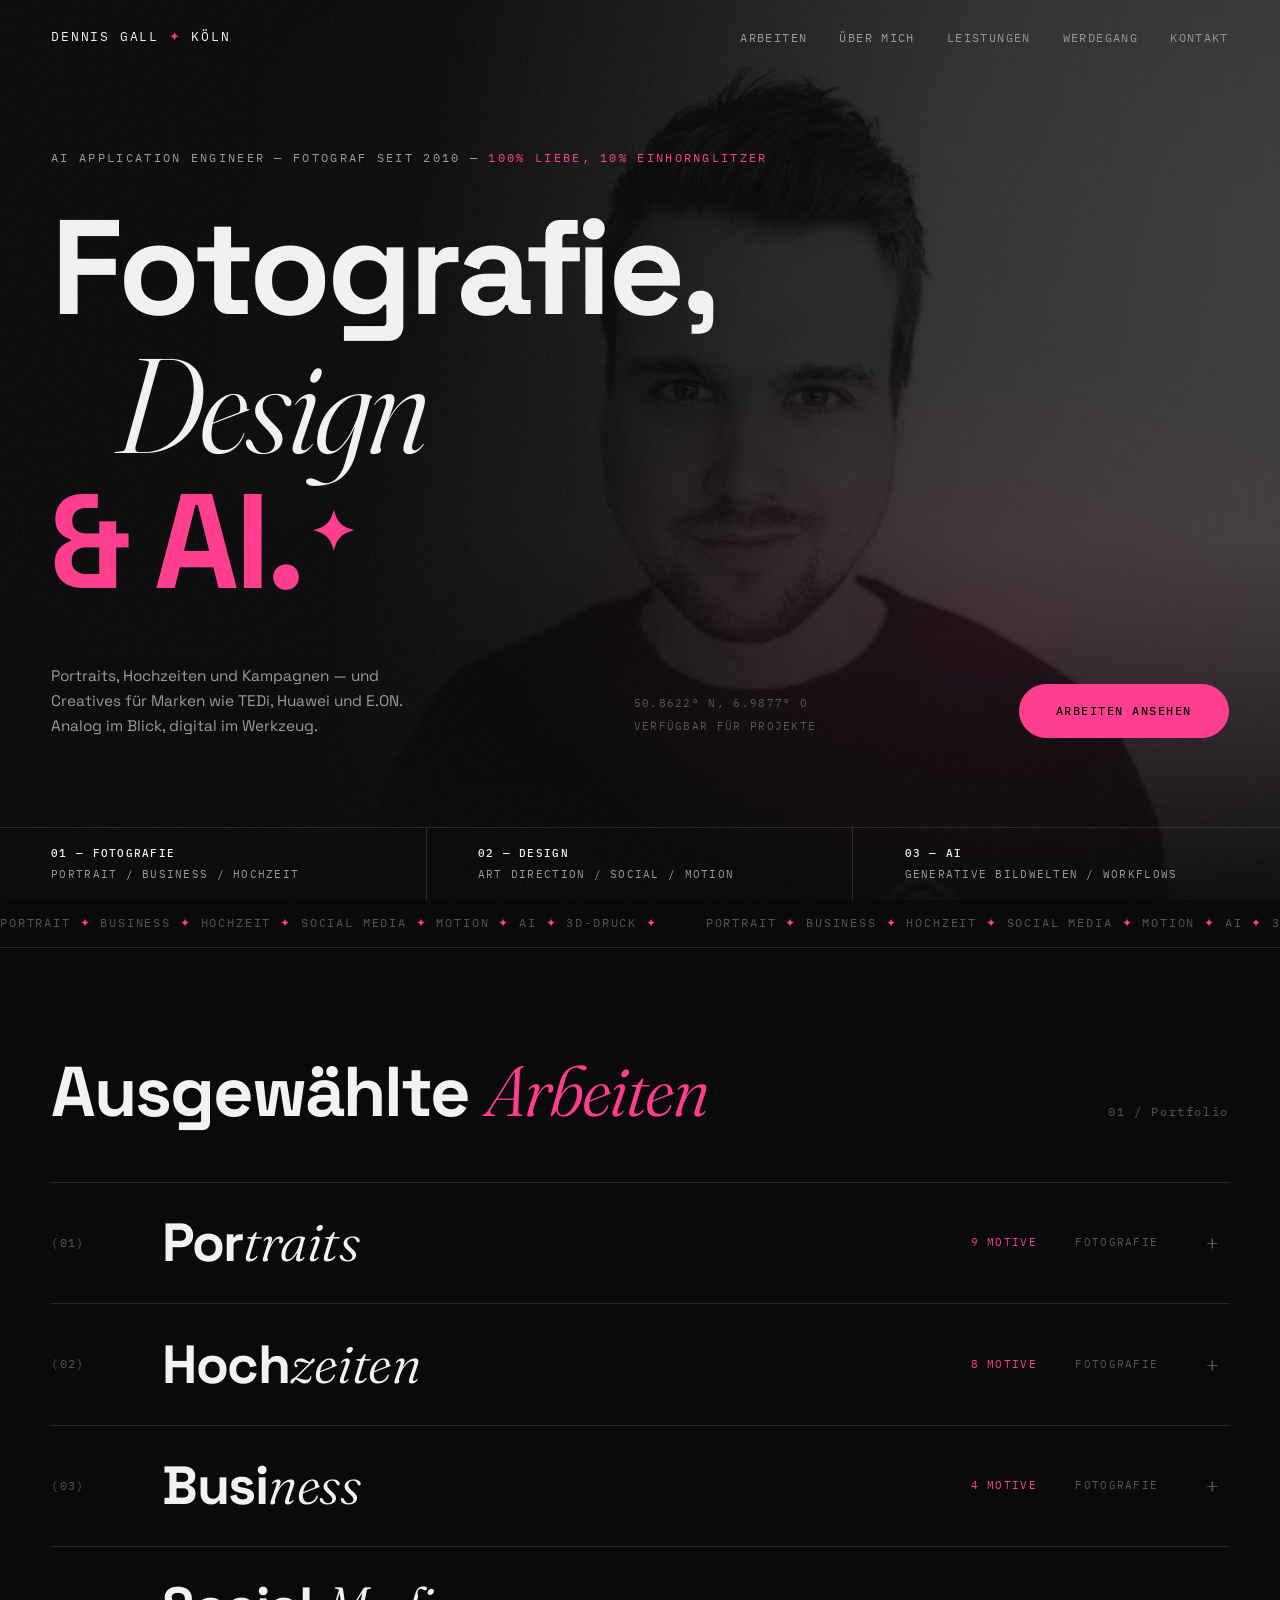
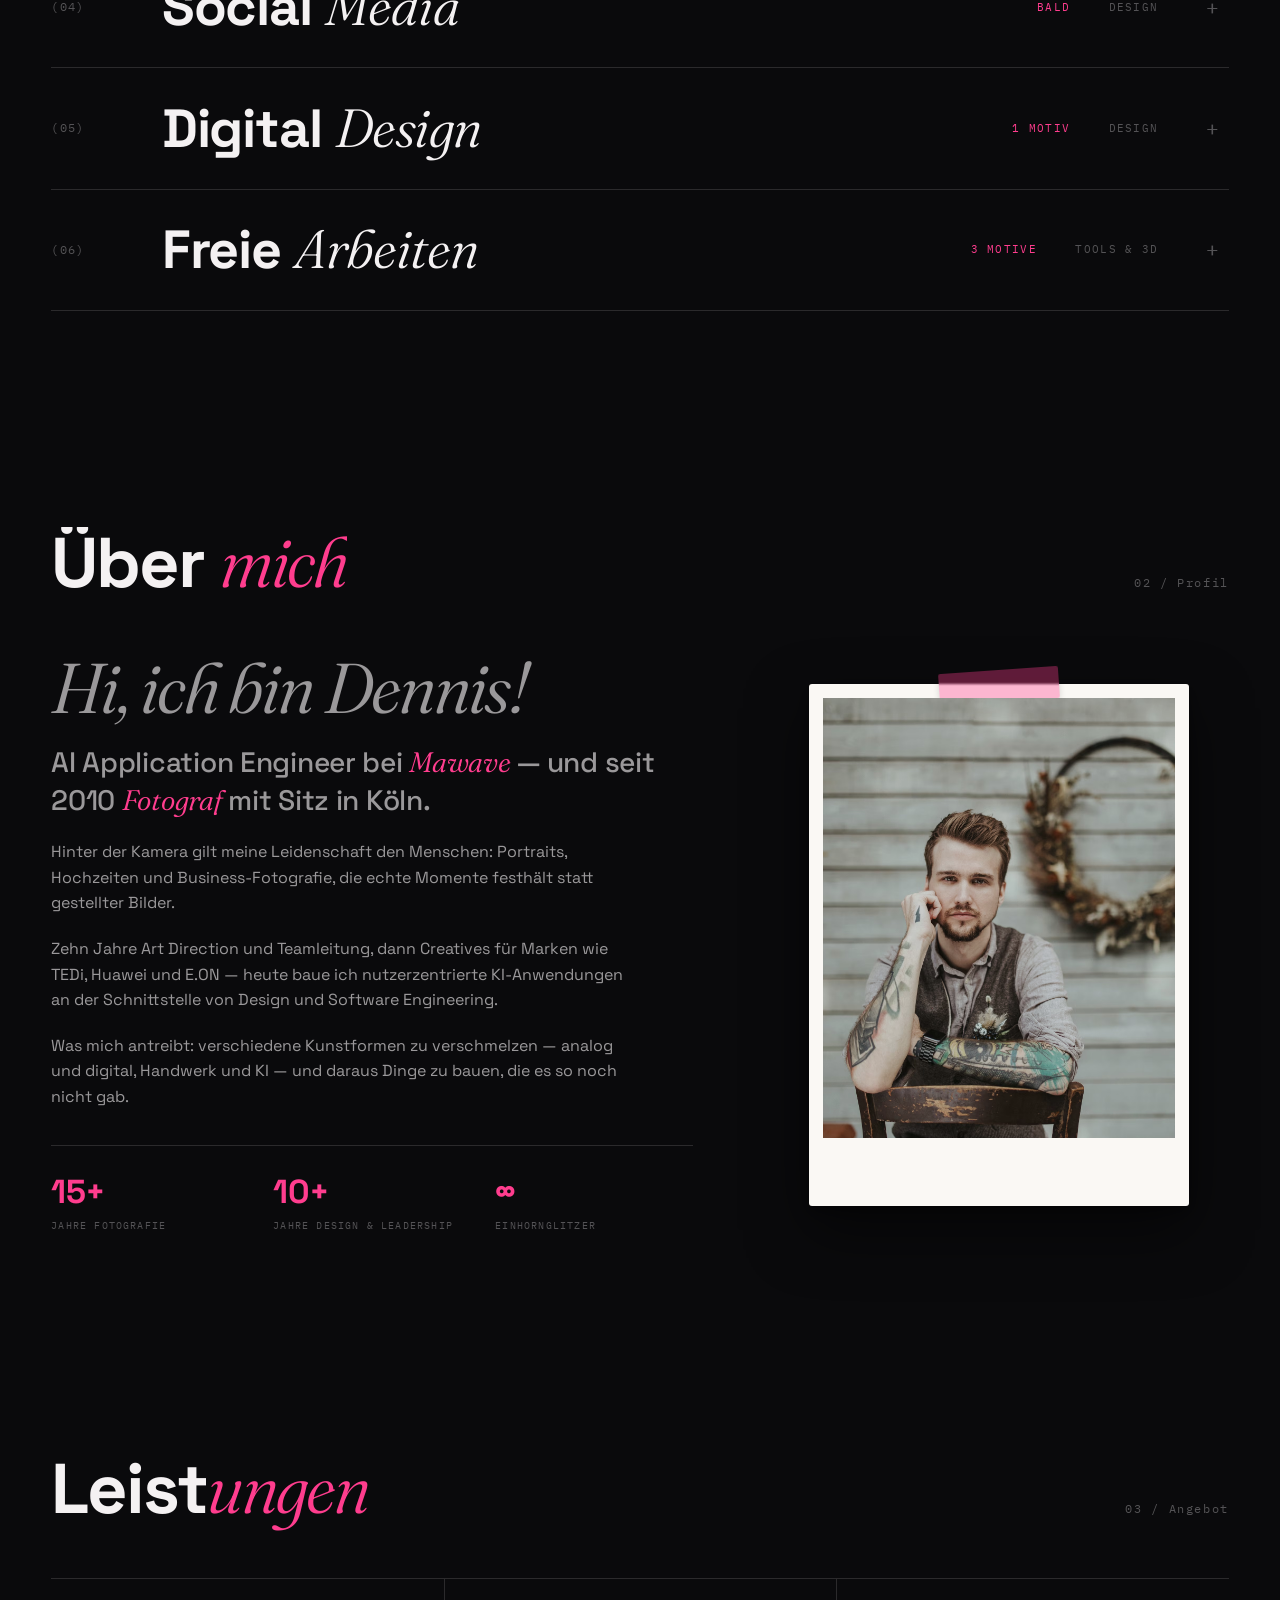
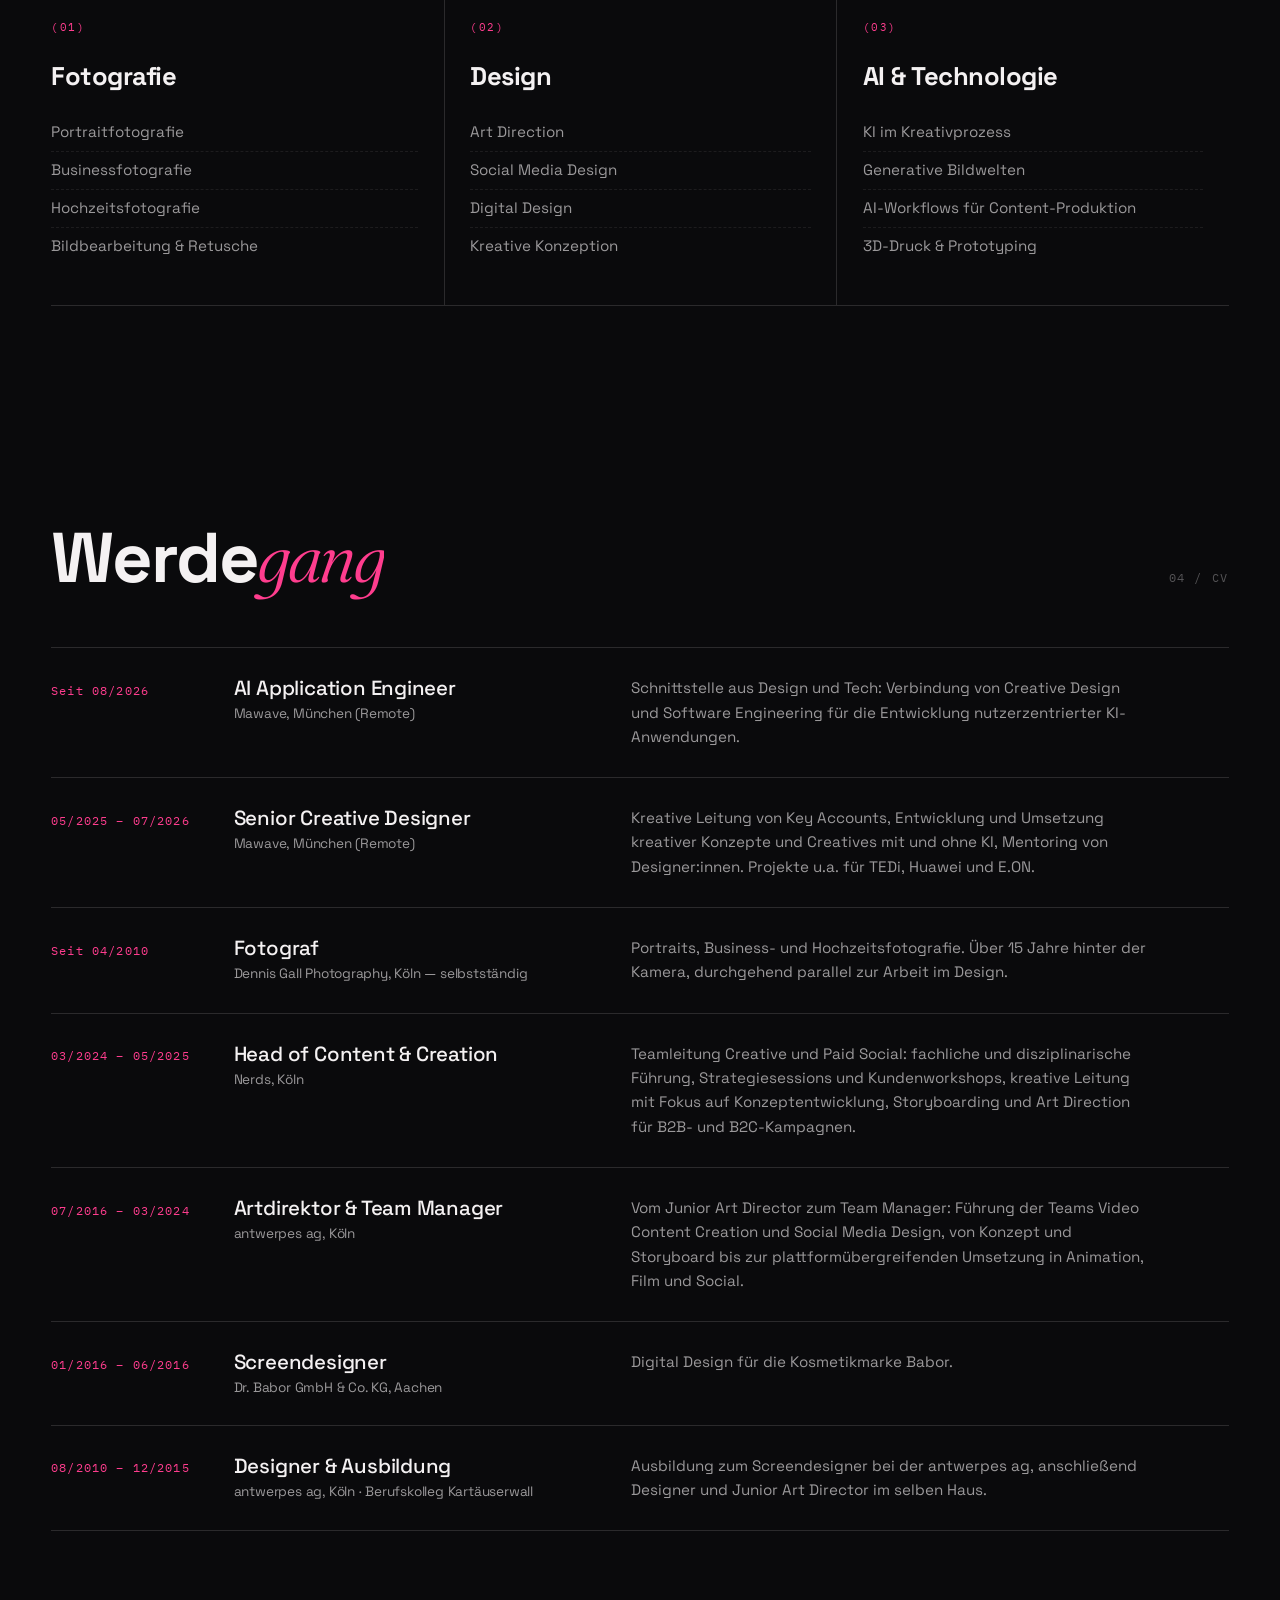
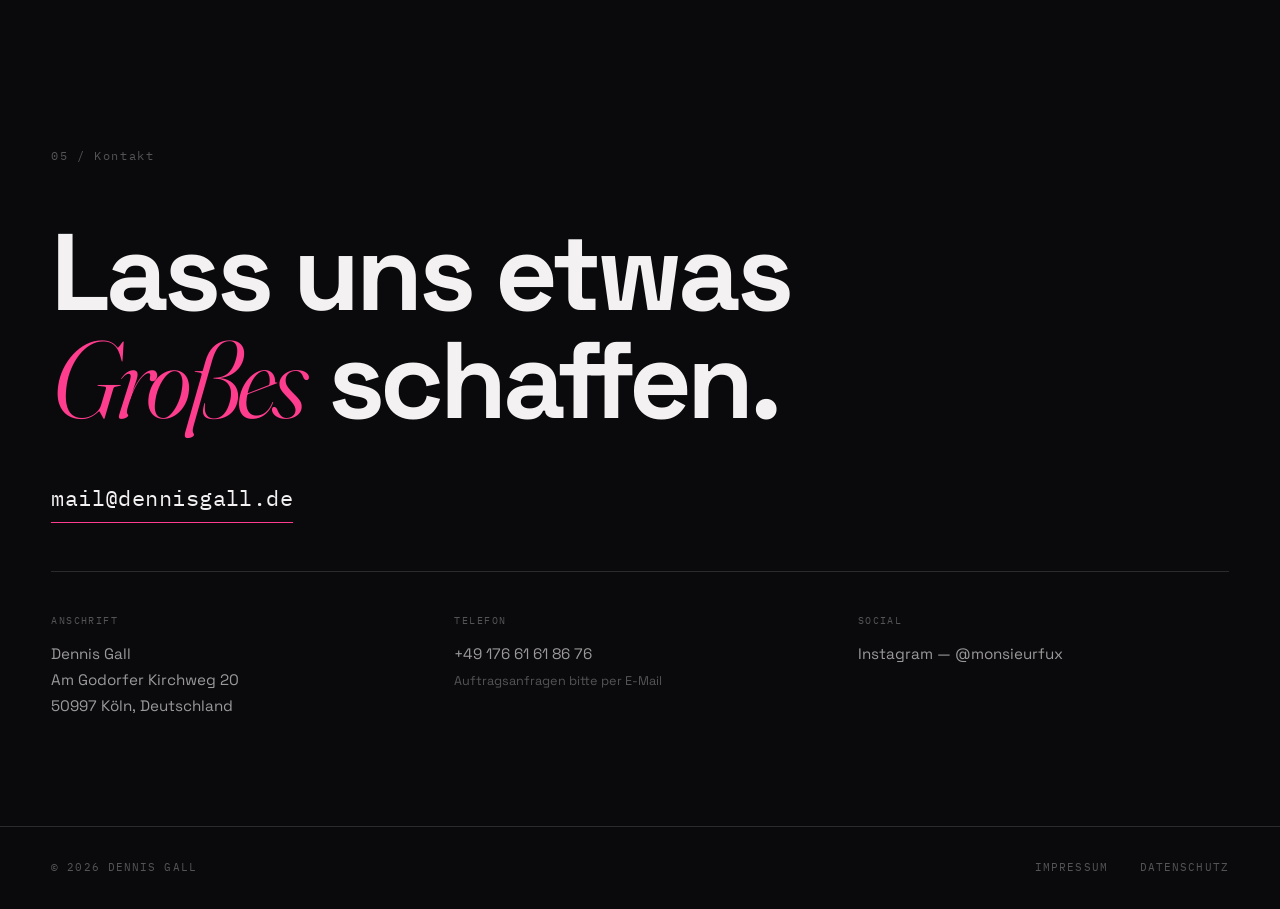
<file: index.html>
<!DOCTYPE html>
<html lang="de">
<head>
  <meta charset="UTF-8">
  <meta name="viewport" content="width=device-width, initial-scale=1.0">
  <title>Dennis Gall — Design &amp; Fotografie, Köln</title>
  <meta name="description" content="Dennis Gall — Fotografie, Design und AI aus Köln. Portraits, Business- und Hochzeitsfotografie sowie Social Media, Motion und KI-gestützte Bildwelten.">
  <link rel="icon" href="favicon.ico" sizes="32x32">
  <link rel="icon" href="favicon.svg" type="image/svg+xml">
  <link rel="apple-touch-icon" href="apple-touch-icon.png">
  <meta name="theme-color" content="#0a0a0c">
  <link rel="preconnect" href="https://fonts.googleapis.com">
  <link rel="preconnect" href="https://fonts.gstatic.com" crossorigin>
  <link href="https://fonts.googleapis.com/css2?family=Fraunces:ital,opsz,wght@0,9..144,300..700;1,9..144,300..700&family=Space+Grotesk:wght@400;500;700&family=IBM+Plex+Mono:wght@400;500&display=swap" rel="stylesheet">

  <link rel="canonical" href="https://dennisgall.de/">

  <!-- Open Graph: ohne diese Tags zeigt jeder geteilte Link nackten Text -->
  <meta property="og:type" content="website">
  <meta property="og:site_name" content="Dennis Gall">
  <meta property="og:locale" content="de_DE">
  <meta property="og:url" content="https://dennisgall.de/">
  <meta property="og:title" content="Dennis Gall — Design &amp; Fotografie, Köln">
  <meta property="og:description" content="Portraits, Business- und Hochzeitsfotografie aus Köln. Und Creatives für Marken wie TEDi, Huawei und E.ON — Social Media, Motion und KI-gestützte Bildwelten.">
  <meta property="og:image" content="https://dennisgall.de/assets/og-image.jpg">
  <meta property="og:image:width" content="1200">
  <meta property="og:image:height" content="630">
  <meta property="og:image:alt" content="Dennis Gall — Fotografie, Design & AI. Köln.">

  <meta name="twitter:card" content="summary_large_image">
  <meta name="twitter:title" content="Dennis Gall — Design &amp; Fotografie, Köln">
  <meta name="twitter:description" content="Portraits, Business- und Hochzeitsfotografie aus Köln. Und Creatives für Marken wie TEDi, Huawei und E.ON — Social Media, Motion und KI-gestützte Bildwelten.">
  <meta name="twitter:image" content="https://dennisgall.de/assets/og-image.jpg">

  <script type="application/ld+json">
  {
    "@context": "https://schema.org",
    "@graph": [
      {
        "@type": "Person",
        "@id": "https://dennisgall.de/#dennis",
        "name": "Dennis Gall",
        "url": "https://dennisgall.de/",
        "email": "mail@dennisgall.de",
        "telephone": "+4917661618676",
        "jobTitle": "AI Application Engineer",
        "knowsAbout": ["Portraitfotografie", "Hochzeitsfotografie", "Businessfotografie", "Art Direction", "Motion Design", "Generative Bildwelten", "KI-Anwendungen", "Software Engineering"],
        "sameAs": ["https://www.instagram.com/monsieurfux"],
        "worksFor": { "@type": "Organization", "name": "Mawave" }
      },
      {
        "@type": ["LocalBusiness", "ProfessionalService"],
        "@id": "https://dennisgall.de/#studio",
        "name": "Dennis Gall Photography",
        "url": "https://dennisgall.de/",
        "email": "mail@dennisgall.de",
        "telephone": "+4917661618676",
        "founder": { "@id": "https://dennisgall.de/#dennis" },
        "foundingDate": "2010-04",
        "image": "https://dennisgall.de/assets/og-image.jpg",
        "address": {
          "@type": "PostalAddress",
          "streetAddress": "Am Godorfer Kirchweg 20",
          "postalCode": "50997",
          "addressLocality": "Köln",
          "addressCountry": "DE"
        },
        "areaServed": { "@type": "City", "name": "Köln" }
      }
    ]
  }
  </script>
  <link rel="stylesheet" href="style.css">
</head>
<body>

  <header class="nav">
    <a class="nav__logo" href="#top">Dennis Gall <span class="dot">✦</span> Köln</a>
    <button class="nav__burger" aria-label="Menü öffnen" aria-expanded="false" aria-controls="primary-nav">
      <span class="nav__burger-line"></span>
      <span class="nav__burger-line"></span>
    </button>
    <nav class="nav__menu" id="primary-nav">
      <ul class="nav__links">
        <li><a href="#arbeiten">Arbeiten</a></li>
        <li><a href="#ueber-mich">Über mich</a></li>
        <li><a href="#leistungen">Leistungen</a></li>
        <li><a href="#werdegang">Werdegang</a></li>
        <li><a href="#kontakt">Kontakt</a></li>
      </ul>
    </nav>
  </header>

  <main id="top">

    <!-- Hero: Cinematic Hybrid -->
    <section class="hero">
      <div class="hero__photo" aria-hidden="true"></div>
      <div class="hero__scrim" aria-hidden="true"></div>
      <div class="hero__glow" aria-hidden="true"></div>

      <div class="hero__stage">
        <p class="hero__eyebrow" data-entry="1">AI Application Engineer — Fotograf seit 2010 — <em>100% Liebe, 10% Einhornglitzer</em></p>

        <h1 class="hero__title" data-entry="2">
          <span class="word">Fotografie,</span>
          <span class="word word--serif">Design</span>
          <span class="word word--accent">&amp; AI.<span class="spark">✦</span></span>
        </h1>

        <div class="hero__bottom">
          <p class="hero__claim" data-entry="3">
            Portraits, Hochzeiten und Kampagnen — und Creatives für Marken wie TEDi, Huawei und E.ON. Analog im Blick, digital im Werkzeug.
          </p>
          <div class="hero__meta" data-entry="3">
            <span>50.8622° N, 6.9877° O</span>
            <span>Verfügbar für Projekte</span>
          </div>
          <a class="btn btn--accent" href="#arbeiten" data-entry="4">Arbeiten ansehen</a>
        </div>
      </div>

      <div class="hero__strip" data-entry="4">
        <div><b>01 — Fotografie</b>Portrait / Business / Hochzeit</div>
        <div><b>02 — Design</b>Art Direction / Social / Motion</div>
        <div><b>03 — AI</b>Generative Bildwelten / Workflows</div>
      </div>
    </section>

    <!-- Marquee -->
    <div class="marquee" aria-hidden="true">
      <div class="marquee__track">
        <span>Portrait <em>✦</em> Business <em>✦</em> Hochzeit <em>✦</em> Social Media <em>✦</em> Motion <em>✦</em> AI <em>✦</em> 3D-Druck <em>✦</em></span>
        <span>Portrait <em>✦</em> Business <em>✦</em> Hochzeit <em>✦</em> Social Media <em>✦</em> Motion <em>✦</em> AI <em>✦</em> 3D-Druck <em>✦</em></span>
      </div>
    </div>

    <!-- Portfolio -->
    <section class="section" id="arbeiten">
      <div class="section__head reveal">
        <h2 class="section__title">Ausgewählte <em>Arbeiten</em></h2>
        <span class="section__index">01 / Portfolio</span>
      </div>

      <div class="worklist reveal">
        <article class="workrow">
          <button class="workrow__head" aria-expanded="false" aria-controls="workpanel-1">
            <span class="workrow__num">(01)</span>
            <h3 class="workrow__title">Por<em>traits</em></h3>
            <span class="workrow__count">9 Motive</span>
            <span class="workrow__tag">Fotografie</span>
            <span class="workrow__icon" aria-hidden="true">+</span>
          </button>
          <div class="workrow__panel" id="workpanel-1" role="region">
            <div class="workrow__track">
              <figure><img width="960" height="1440" src="assets/portraits/portrait-1.avif" alt="Portraitfotografie von Dennis Gall" loading="lazy"></figure>
              <figure><img width="886" height="1329" src="assets/portraits/portrait-2.avif" alt="Portraitfotografie von Dennis Gall" loading="lazy"></figure>
              <figure><img width="1440" height="961" src="assets/portraits/portrait-3.avif" alt="Portraitfotografie von Dennis Gall" loading="lazy"></figure>
              <figure><img width="887" height="1332" src="assets/portraits/portrait-4.avif" alt="Portraitfotografie von Dennis Gall" loading="lazy"></figure>
              <figure><img width="887" height="592" src="assets/portraits/portrait-5.avif" alt="Portraitfotografie von Dennis Gall" loading="lazy"></figure>
              <figure><img width="2046" height="1364" src="assets/portraits/portrait-6.avif" alt="Portraitfotografie von Dennis Gall" loading="lazy"></figure>
              <figure><img width="886" height="1329" src="assets/portraits/portrait-7.avif" alt="Portraitfotografie von Dennis Gall" loading="lazy"></figure>
              <figure><img width="887" height="592" src="assets/portraits/portrait-8.avif" alt="Portraitfotografie von Dennis Gall" loading="lazy"></figure>
              <figure><img width="887" height="1330" src="assets/portraits/portrait-9.avif" alt="Portraitfotografie von Dennis Gall" loading="lazy"></figure>
            </div>
          </div>
        </article>

        <article class="workrow">
          <button class="workrow__head" aria-expanded="false" aria-controls="workpanel-2">
            <span class="workrow__num">(02)</span>
            <h3 class="workrow__title">Hoch<em>zeiten</em></h3>
            <span class="workrow__count">8 Motive</span>
            <span class="workrow__tag">Fotografie</span>
            <span class="workrow__icon" aria-hidden="true">+</span>
          </button>
          <div class="workrow__panel" id="workpanel-2" role="region">
            <div class="workrow__track">
              <figure><img width="1790" height="1194" src="assets/hochzeiten/hochzeit-1.avif" alt="Hochzeitsfotografie von Dennis Gall" loading="lazy"></figure>
              <figure><img width="2046" height="1364" src="assets/hochzeiten/hochzeit-2.avif" alt="Hochzeitsfotografie von Dennis Gall" loading="lazy"></figure>
              <figure><img width="2046" height="1364" src="assets/hochzeiten/hochzeit-3.avif" alt="Hochzeitsfotografie von Dennis Gall" loading="lazy"></figure>
              <figure><img width="2046" height="1364" src="assets/hochzeiten/hochzeit-4.avif" alt="Hochzeitsfotografie von Dennis Gall" loading="lazy"></figure>
              <figure><img width="2000" height="1334" src="assets/hochzeiten/hochzeit-5.avif" alt="Hochzeitsfotografie von Dennis Gall" loading="lazy"></figure>
              <figure><img width="1334" height="2000" src="assets/hochzeiten/hochzeit-6.avif" alt="Hochzeitsfotografie von Dennis Gall" loading="lazy"></figure>
              <figure><img width="1335" height="2000" src="assets/hochzeiten/hochzeit-7.avif" alt="Hochzeitsfotografie von Dennis Gall" loading="lazy"></figure>
              <figure><img width="1334" height="2000" src="assets/hochzeiten/hochzeit-8.avif" alt="Hochzeitsfotografie von Dennis Gall" loading="lazy"></figure>
            </div>
          </div>
        </article>

        <article class="workrow">
          <button class="workrow__head" aria-expanded="false" aria-controls="workpanel-3">
            <span class="workrow__num">(03)</span>
            <h3 class="workrow__title">Busi<em>ness</em></h3>
            <span class="workrow__count">4 Motive</span>
            <span class="workrow__tag">Fotografie</span>
            <span class="workrow__icon" aria-hidden="true">+</span>
          </button>
          <div class="workrow__panel" id="workpanel-3" role="region">
            <div class="workrow__track">
              <figure><img width="1333" height="2000" src="assets/business/business-1.avif" alt="Businessfotografie von Dennis Gall" loading="lazy"></figure>
              <figure><img width="1333" height="2000" src="assets/business/business-2.avif" alt="Businessfotografie von Dennis Gall" loading="lazy"></figure>
              <figure><img width="1332" height="2000" src="assets/business/business-3.avif" alt="Businessfotografie von Dennis Gall" loading="lazy"></figure>
              <figure><img width="2000" height="1333" src="assets/business/business-4.avif" alt="Businessfotografie von Dennis Gall" loading="lazy"></figure>
            </div>
          </div>
        </article>

        <article class="workrow">
          <button class="workrow__head" aria-expanded="false" aria-controls="workpanel-4">
            <span class="workrow__num">(04)</span>
            <h3 class="workrow__title">Social <em>Media</em></h3>
            <span class="workrow__count">Bald</span>
            <span class="workrow__tag">Design</span>
            <span class="workrow__icon" aria-hidden="true">+</span>
          </button>
          <div class="workrow__panel" id="workpanel-4" role="region">
            <div class="workrow__empty">
              <span class="workrow__empty-spark">✦</span>
              Galerie in Arbeit — neue Motive folgen.
            </div>
          </div>
        </article>

        <article class="workrow">
          <button class="workrow__head" aria-expanded="false" aria-controls="workpanel-5">
            <span class="workrow__num">(05)</span>
            <h3 class="workrow__title">Digital <em>Design</em></h3>
            <span class="workrow__count">1 Motiv</span>
            <span class="workrow__tag">Design</span>
            <span class="workrow__icon" aria-hidden="true">+</span>
          </button>
          <div class="workrow__panel" id="workpanel-5" role="region">
            <div class="workrow__track">
              <figure>
                <img width="1119" height="1399" src="assets/digitaldesign/digitaldesign.avif" alt="Digital-Design-Arbeit: Fotografie kombiniert mit KI-generierten Elementen" loading="lazy">
                <figcaption><b>Foto trifft KI</b><span>Eine echte Aufnahme, weitergedacht mit KI-generierten Elementen — dort, wo Fotografie endet, beginnt die generative Bildwelt.</span></figcaption>
              </figure>
            </div>
          </div>
        </article>

        <article class="workrow workrow--projekte">
          <button class="workrow__head" aria-expanded="false" aria-controls="workpanel-6">
            <span class="workrow__num">(06)</span>
            <h3 class="workrow__title">Freie <em>Arbeiten</em></h3>
            <span class="workrow__count">3 Motive</span>
            <span class="workrow__tag">Tools &amp; 3D</span>
            <span class="workrow__icon" aria-hidden="true">+</span>
          </button>
          <div class="workrow__panel" id="workpanel-6" role="region">
            <div class="workrow__track">
              <figure>
                <img width="2000" height="1125" src="assets/freie-arbeiten/clawd-meter-1.avif" alt="Clawd Meter: 3D-gedrucktes Pixel-Gehäuse mit Display, das ein Maskottchen zeigt" loading="lazy">
                <figcaption><b>Clawd Meter</b><span>Ein Schreibtisch-Begleiter aus selbst modelliertem 3D-Druck-Gehäuse und eigenem Tool: Das Mini-Display zeigt die aktuelle Claude-Nutzung — und das Maskottchen Clawd verzieht je nach verbleibendem Kontingent das Gesicht.</span><a href="https://github.com/monsieurfux/clawd-meter" target="_blank" rel="noopener">Projekt auf GitHub ↗</a></figcaption>
              </figure>
              <figure>
                <img width="2000" height="1332" src="assets/freie-arbeiten/clawd-meter-2.avif" alt="Clawd Meter: Weboberfläche auf dem Smartphone neben dem gedruckten Gehäuse" loading="lazy">
                <figcaption><b>Konfiguration im Browser</b><span>Anzeigen, Maskottchen und Wetterdaten lassen sich direkt über eine kleine Weboberfläche auf dem Gerät einstellen.</span></figcaption>
              </figure>
              <figure>
                <img width="1920" height="1080" src="assets/freie-arbeiten/psd-plugin.avif" alt="PSD Exporter &amp; Importer: Export- und Import-Oberfläche des Figma-Plugins" loading="lazy">
                <figcaption><b>PSD Exporter &amp; Importer</b><span>Ein Figma-Plugin, das den Bruch zwischen Figma und Photoshop schließt: Es überträgt Layouts in beide Richtungen — samt Textstilen, Vektoren, Verläufen, Masken, Effekten und Ebenenstruktur.</span><a href="https://www.figma.com/community/plugin/1610258845845995569/psd-exporter-importer" target="_blank" rel="noopener">Plugin bei Figma ↗</a></figcaption>
              </figure>
            </div>
          </div>
        </article>
      </div>
    </section>

    <!-- Über mich -->
    <section class="section" id="ueber-mich">
      <div class="section__head reveal">
        <h2 class="section__title">Über <em>mich</em></h2>
        <span class="section__index">02 / Profil</span>
      </div>

      <div class="about">
        <div class="about__text reveal">
          <p class="about__greeting">Hi, ich bin Dennis!</p>
          <p class="about__lead">AI Application Engineer bei <em>Mawave</em> — und seit 2010 <em>Fotograf</em> mit Sitz in Köln.</p>
          <p>Hinter der Kamera gilt meine Leidenschaft den Menschen: Portraits, Hochzeiten und Business-Fotografie, die echte Momente festhält statt gestellter Bilder.</p>
          <p>Zehn Jahre Art Direction und Teamleitung, dann Creatives für Marken wie TEDi, Huawei und E.ON — heute baue ich nutzerzentrierte KI-Anwendungen an der Schnittstelle von Design und Software Engineering.</p>
          <p>Was mich antreibt: verschiedene Kunstformen zu verschmelzen — analog und digital, Handwerk und KI — und daraus Dinge zu bauen, die es so noch nicht gab.</p>

          <div class="about__facts">
            <div><b>15+</b><span>Jahre Fotografie</span></div>
            <div><b>10+</b><span>Jahre Design &amp; Leadership</span></div>
            <div><b>∞</b><span>Einhornglitzer</span></div>
          </div>
        </div>

        <figure class="about__polaroid reveal">
          <span class="about__tape" aria-hidden="true"></span>
          <img width="1333" height="2000" src="assets/portrait.avif" alt="Portrait von Dennis Gall">
        </figure>
      </div>
    </section>

    <!-- Leistungen -->
    <section class="section" id="leistungen">
      <div class="section__head reveal">
        <h2 class="section__title">Leist<em>ungen</em></h2>
        <span class="section__index">03 / Angebot</span>
      </div>

      <div class="services reveal">
        <div class="service">
          <span class="service__num">(01)</span>
          <h3 class="service__title">Fotografie</h3>
          <ul class="service__list">
            <li>Portraitfotografie</li>
            <li>Businessfotografie</li>
            <li>Hochzeitsfotografie</li>
            <li>Bildbearbeitung &amp; Retusche</li>
          </ul>
        </div>
        <div class="service">
          <span class="service__num">(02)</span>
          <h3 class="service__title">Design</h3>
          <ul class="service__list">
            <li>Art Direction</li>
            <li>Social Media Design</li>
            <li>Digital Design</li>
            <li>Kreative Konzeption</li>
          </ul>
        </div>
        <div class="service">
          <span class="service__num">(03)</span>
          <h3 class="service__title">AI &amp; Technologie</h3>
          <ul class="service__list">
            <li>KI im Kreativprozess</li>
            <li>Generative Bildwelten</li>
            <li>AI-Workflows für Content-Produktion</li>
            <li>3D-Druck &amp; Prototyping</li>
          </ul>
        </div>
      </div>
    </section>

    <!-- Werdegang / CV -->
    <section class="section" id="werdegang">
      <div class="section__head reveal">
        <h2 class="section__title">Werde<em>gang</em></h2>
        <span class="section__index">04 / CV</span>
      </div>

      <div class="cv reveal">
        <div class="cv__row">
          <span class="cv__period">Seit 08/2026</span>
          <div class="cv__role">AI Application Engineer<small>Mawave, München (Remote)</small></div>
          <p class="cv__desc">Schnittstelle aus Design und Tech: Verbindung von Creative Design und Software Engineering für die Entwicklung nutzerzentrierter KI-Anwendungen.</p>
        </div>

        <div class="cv__row">
          <span class="cv__period">05/2025 – 07/2026</span>
          <div class="cv__role">Senior Creative Designer<small>Mawave, München (Remote)</small></div>
          <p class="cv__desc">Kreative Leitung von Key Accounts, Entwicklung und Umsetzung kreativer Konzepte und Creatives mit und ohne KI, Mentoring von Designer:innen. Projekte u.a. für TEDi, Huawei und E.ON.</p>
        </div>

        <div class="cv__row">
          <span class="cv__period">Seit 04/2010</span>
          <div class="cv__role">Fotograf<small>Dennis Gall Photography, Köln — selbstständig</small></div>
          <p class="cv__desc">Portraits, Business- und Hochzeitsfotografie. Über 15 Jahre hinter der Kamera, durchgehend parallel zur Arbeit im Design.</p>
        </div>

        <div class="cv__row">
          <span class="cv__period">03/2024 – 05/2025</span>
          <div class="cv__role">Head of Content &amp; Creation<small>Nerds, Köln</small></div>
          <p class="cv__desc">Teamleitung Creative und Paid Social: fachliche und disziplinarische Führung, Strategiesessions und Kundenworkshops, kreative Leitung mit Fokus auf Konzeptentwicklung, Storyboarding und Art Direction für B2B- und B2C-Kampagnen.</p>
        </div>

        <div class="cv__row">
          <span class="cv__period">07/2016 – 03/2024</span>
          <div class="cv__role">Artdirektor &amp; Team Manager<small>antwerpes ag, Köln</small></div>
          <p class="cv__desc">Vom Junior Art Director zum Team Manager: Führung der Teams Video Content Creation und Social Media Design, von Konzept und Storyboard bis zur plattformübergreifenden Umsetzung in Animation, Film und Social.</p>
        </div>

        <div class="cv__row">
          <span class="cv__period">01/2016 – 06/2016</span>
          <div class="cv__role">Screendesigner<small>Dr. Babor GmbH &amp; Co. KG, Aachen</small></div>
          <p class="cv__desc">Digital Design für die Kosmetikmarke Babor.</p>
        </div>

        <div class="cv__row">
          <span class="cv__period">08/2010 – 12/2015</span>
          <div class="cv__role">Designer &amp; Ausbildung<small>antwerpes ag, Köln · Berufskolleg Kartäuserwall</small></div>
          <p class="cv__desc">Ausbildung zum Screendesigner bei der antwerpes ag, anschließend Designer und Junior Art Director im selben Haus.</p>
        </div>
      </div>
    </section>

    <!-- Kontakt -->
    <section class="section" id="kontakt">
      <div class="section__head reveal">
        <span class="section__index">05 / Kontakt</span>
      </div>

      <div class="contact reveal">
        <h2 class="contact__title">Lass uns etwas<br><em>Großes</em> schaffen.</h2>
        <a class="contact__mail" href="mailto:mail@dennisgall.de">mail@dennisgall.de</a>

        <div class="contact__grid">
          <div>
            <span class="contact__label">Anschrift</span>
            <p>Dennis Gall<br>Am Godorfer Kirchweg 20<br>50997 Köln, Deutschland</p>
          </div>
          <div>
            <span class="contact__label">Telefon</span>
            <p><a href="tel:+4917661618676">+49 176 61 61 86 76</a><br><small style="color: var(--ink-faint);">Auftragsanfragen bitte per E-Mail</small></p>
          </div>
          <div>
            <span class="contact__label">Social</span>
            <p><a href="https://www.instagram.com/monsieurfux" target="_blank" rel="noopener">Instagram — @monsieurfux</a></p>
          </div>
        </div>
      </div>
    </section>

  </main>

  <footer class="footer">
    <span>© 2026 Dennis Gall</span>
    <div class="footer__links">
      <a href="impressum.html">Impressum</a>
      <a href="datenschutz.html">Datenschutz</a>
    </div>
  </footer>

  <script src="script.js"></script>
</body>
</html>
</file>
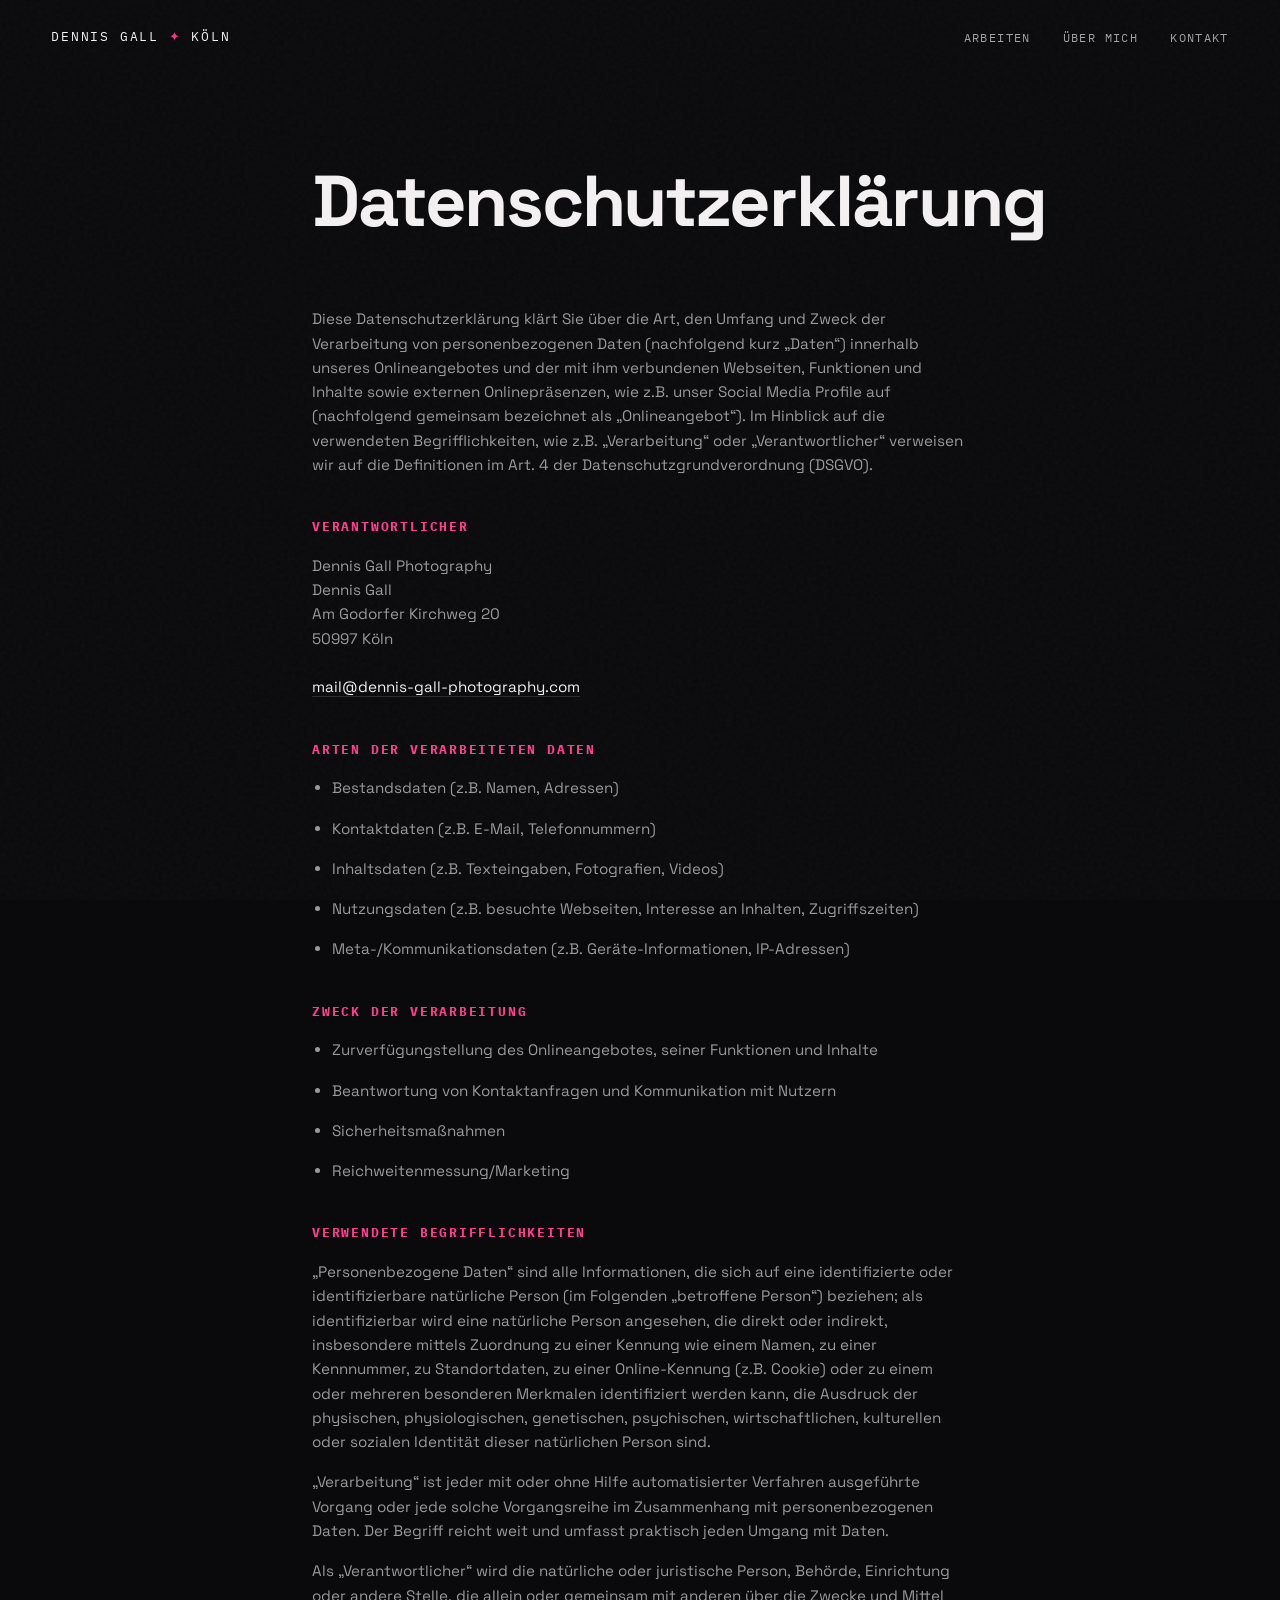
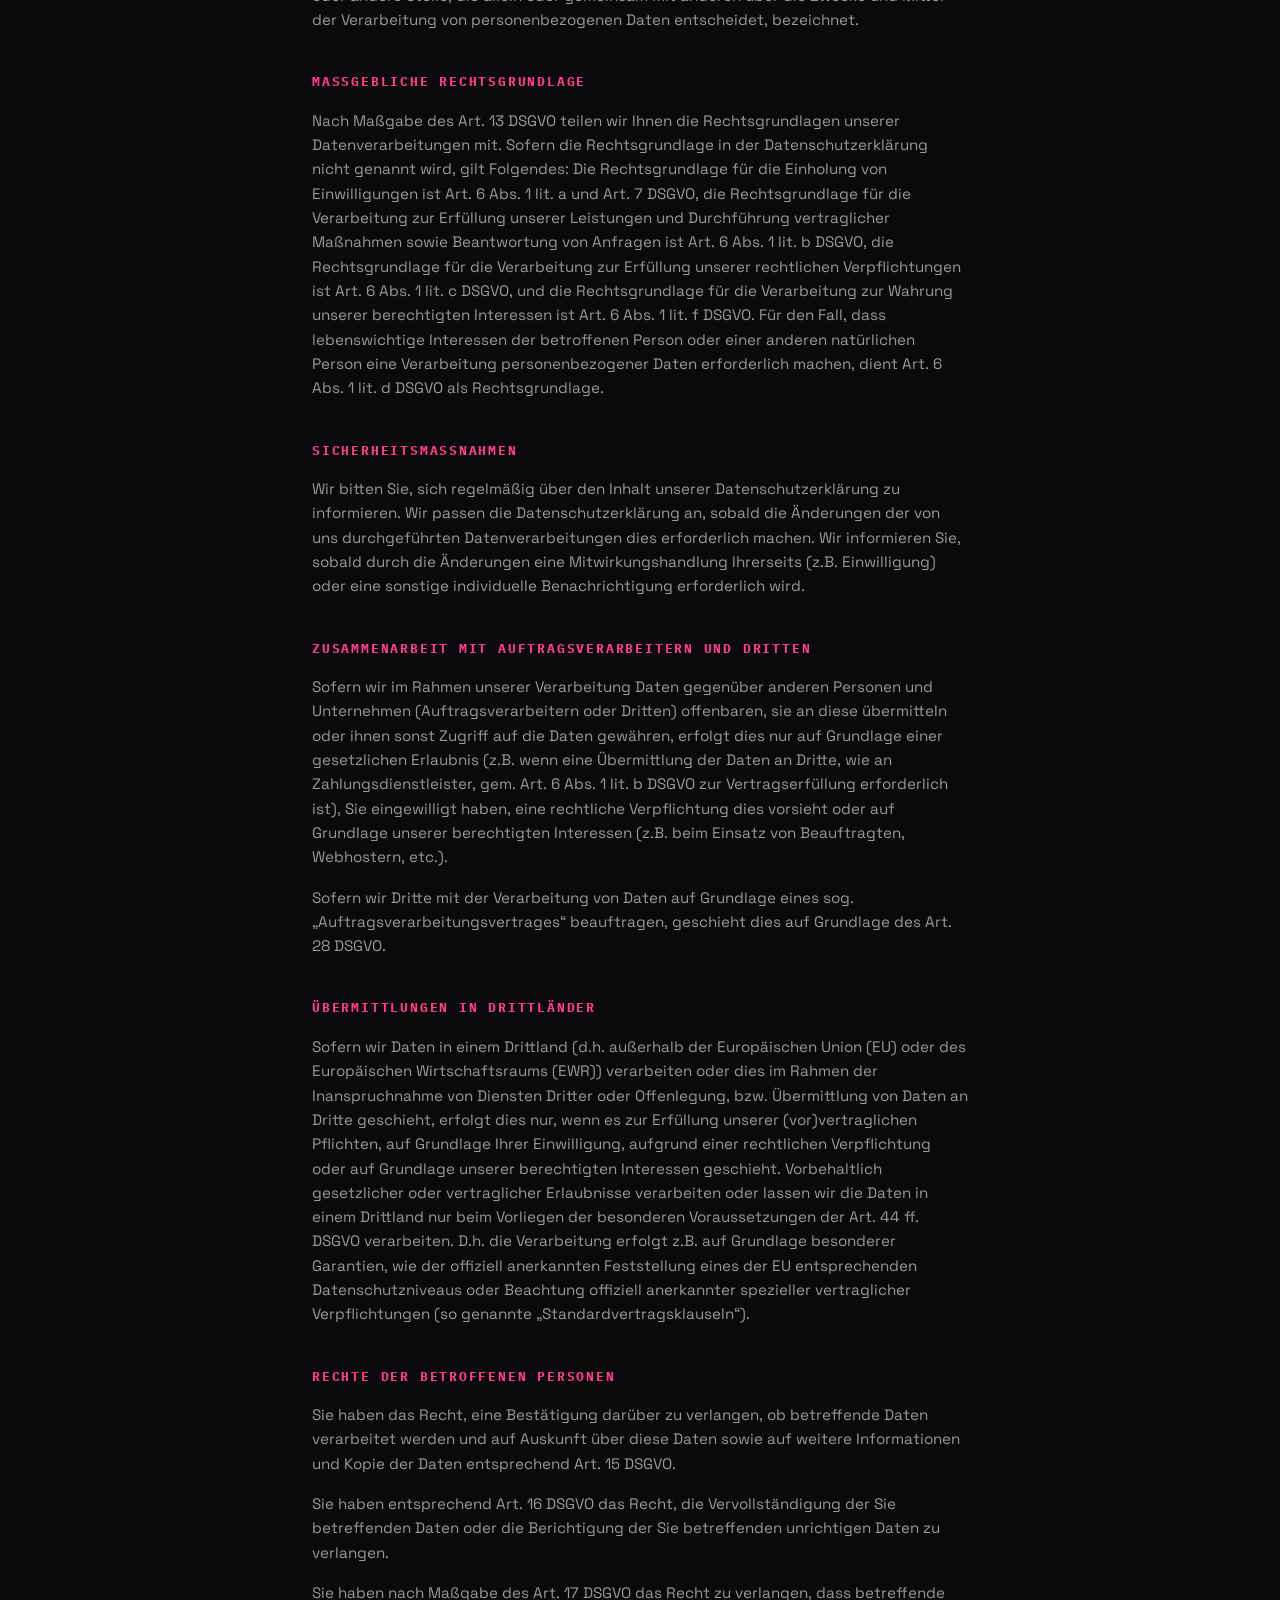
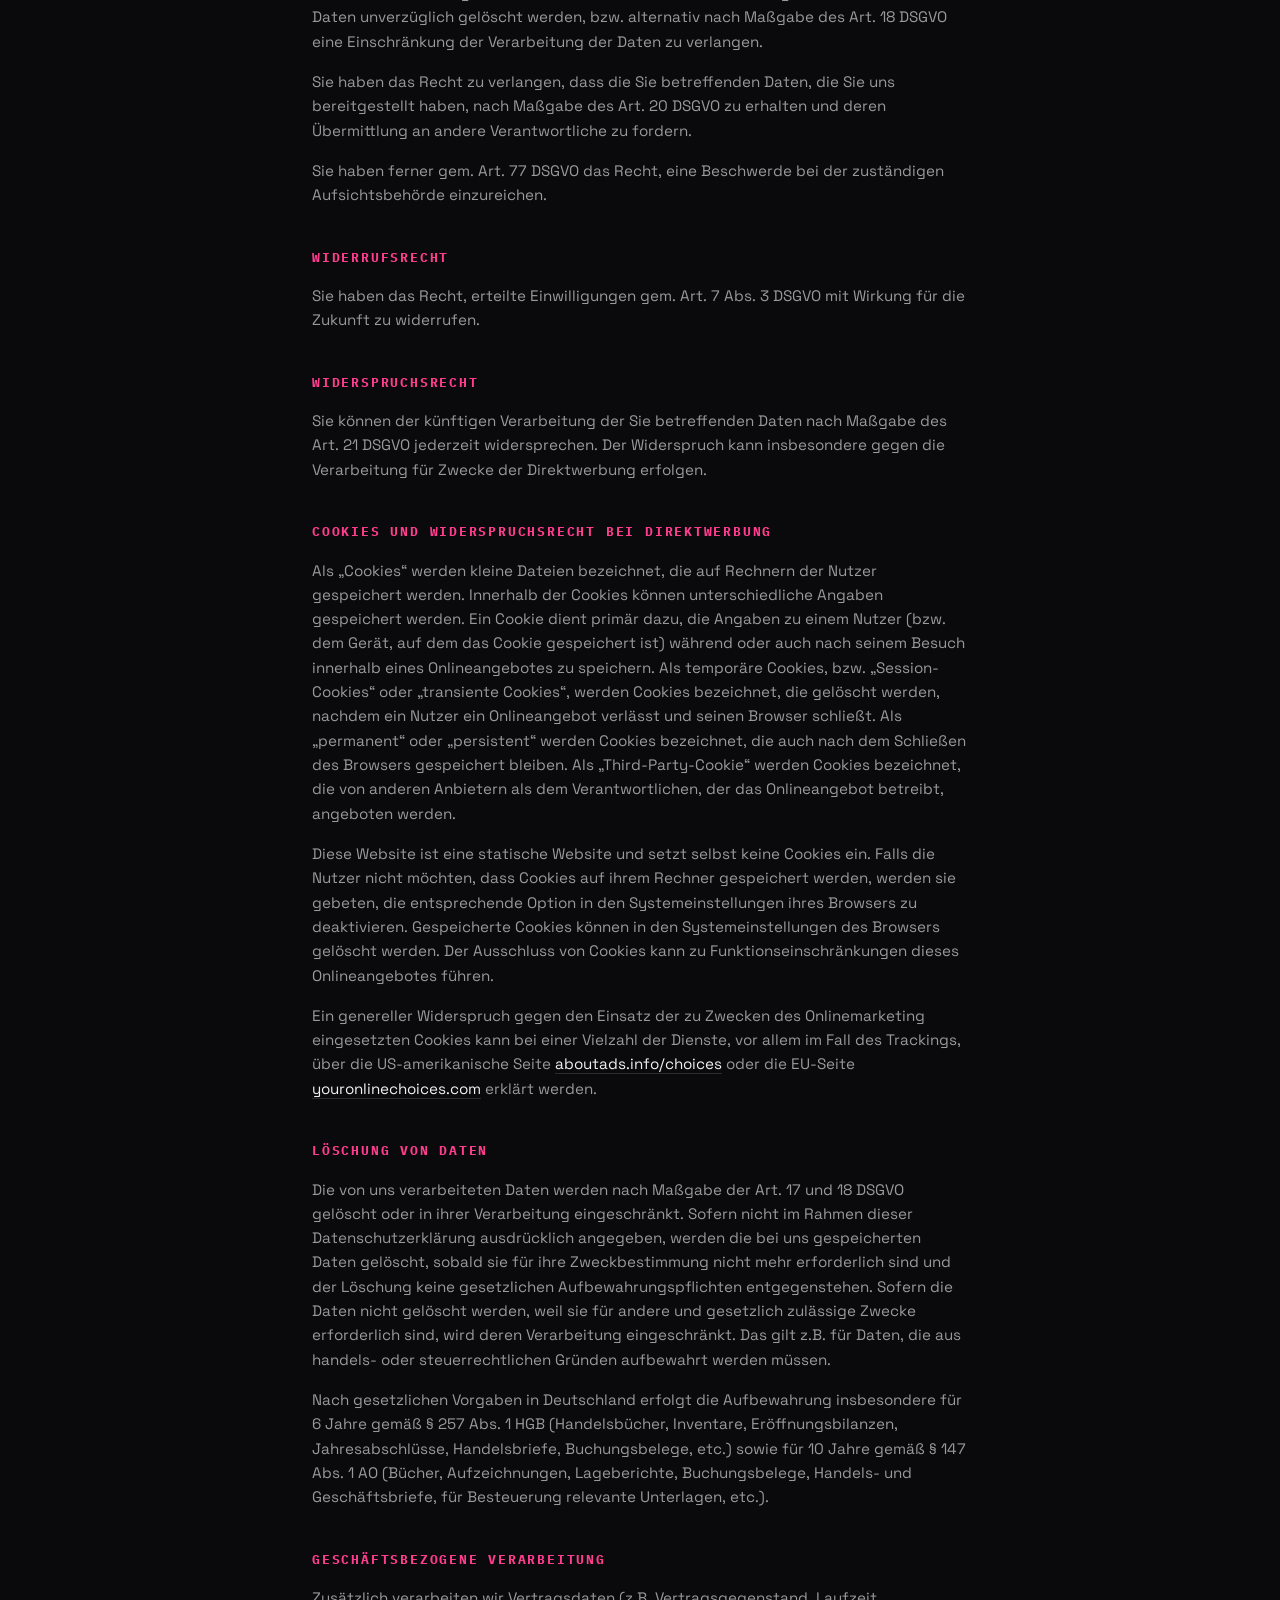
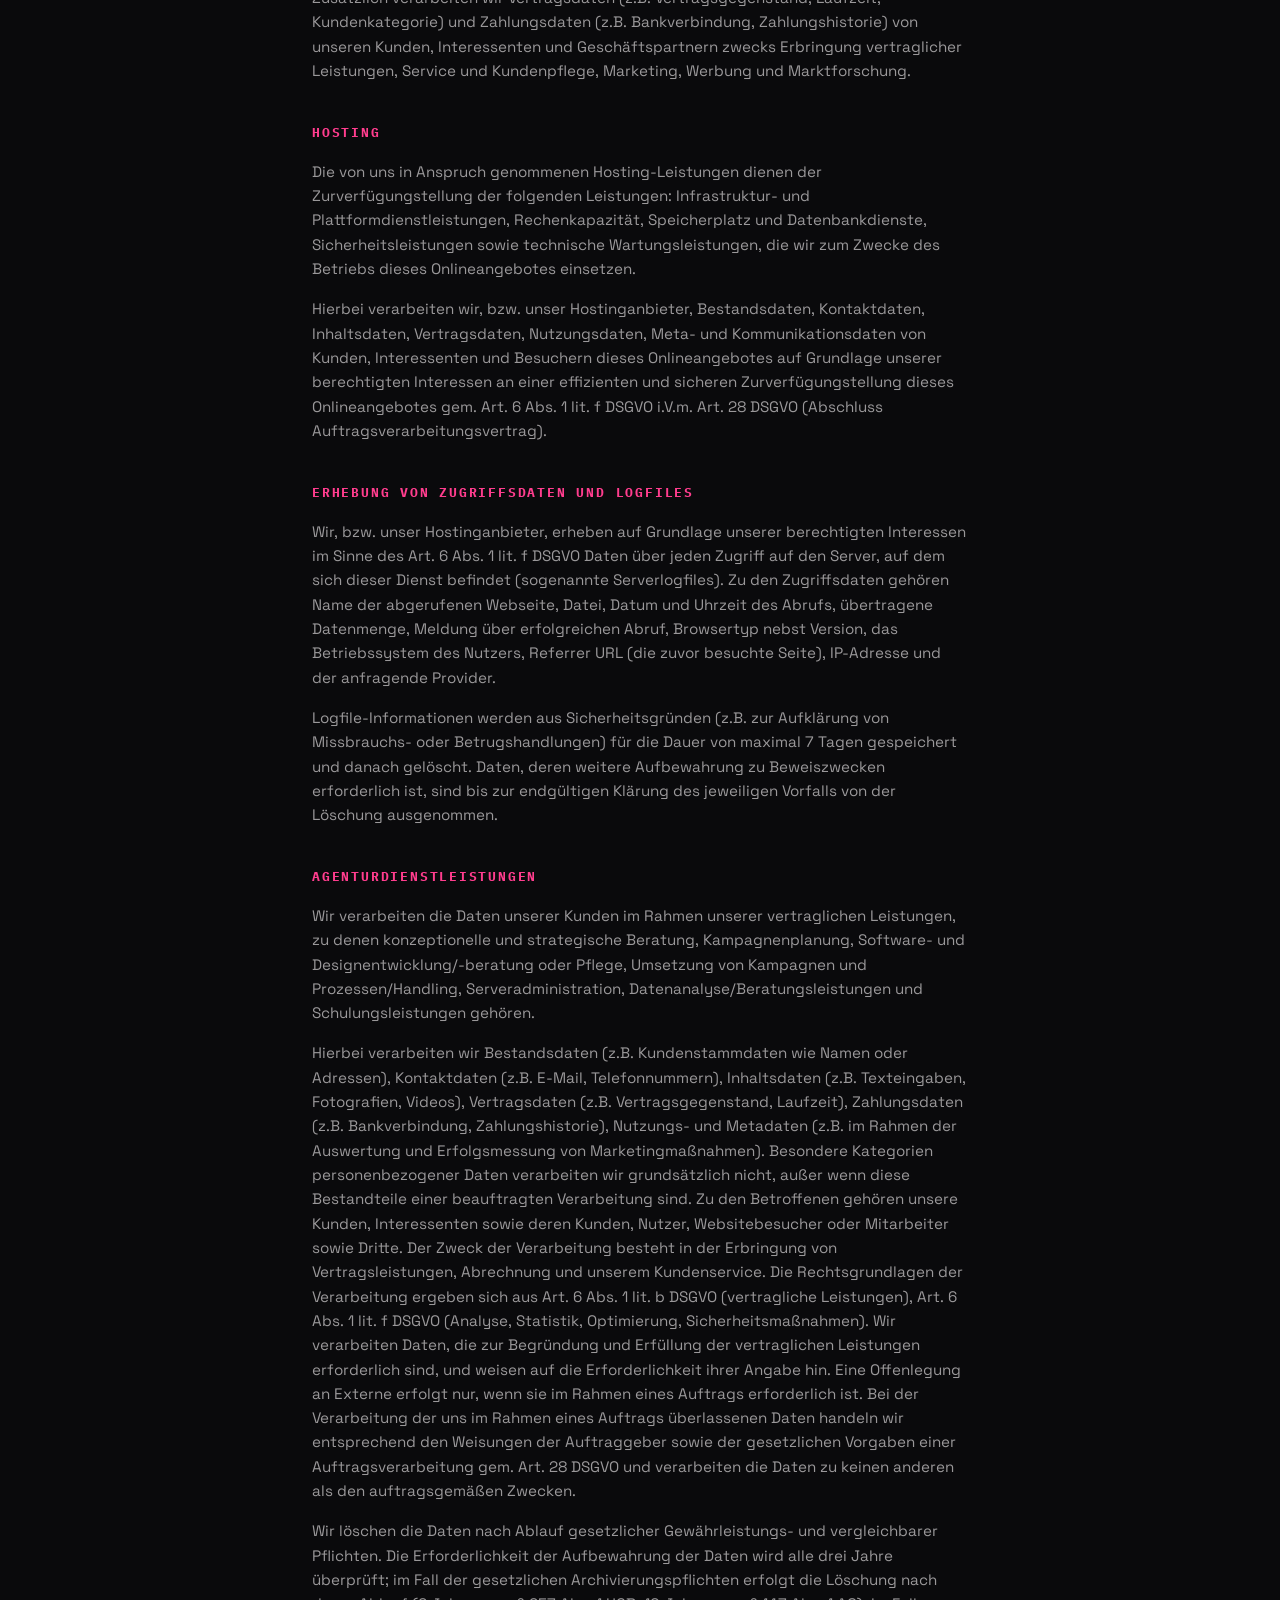
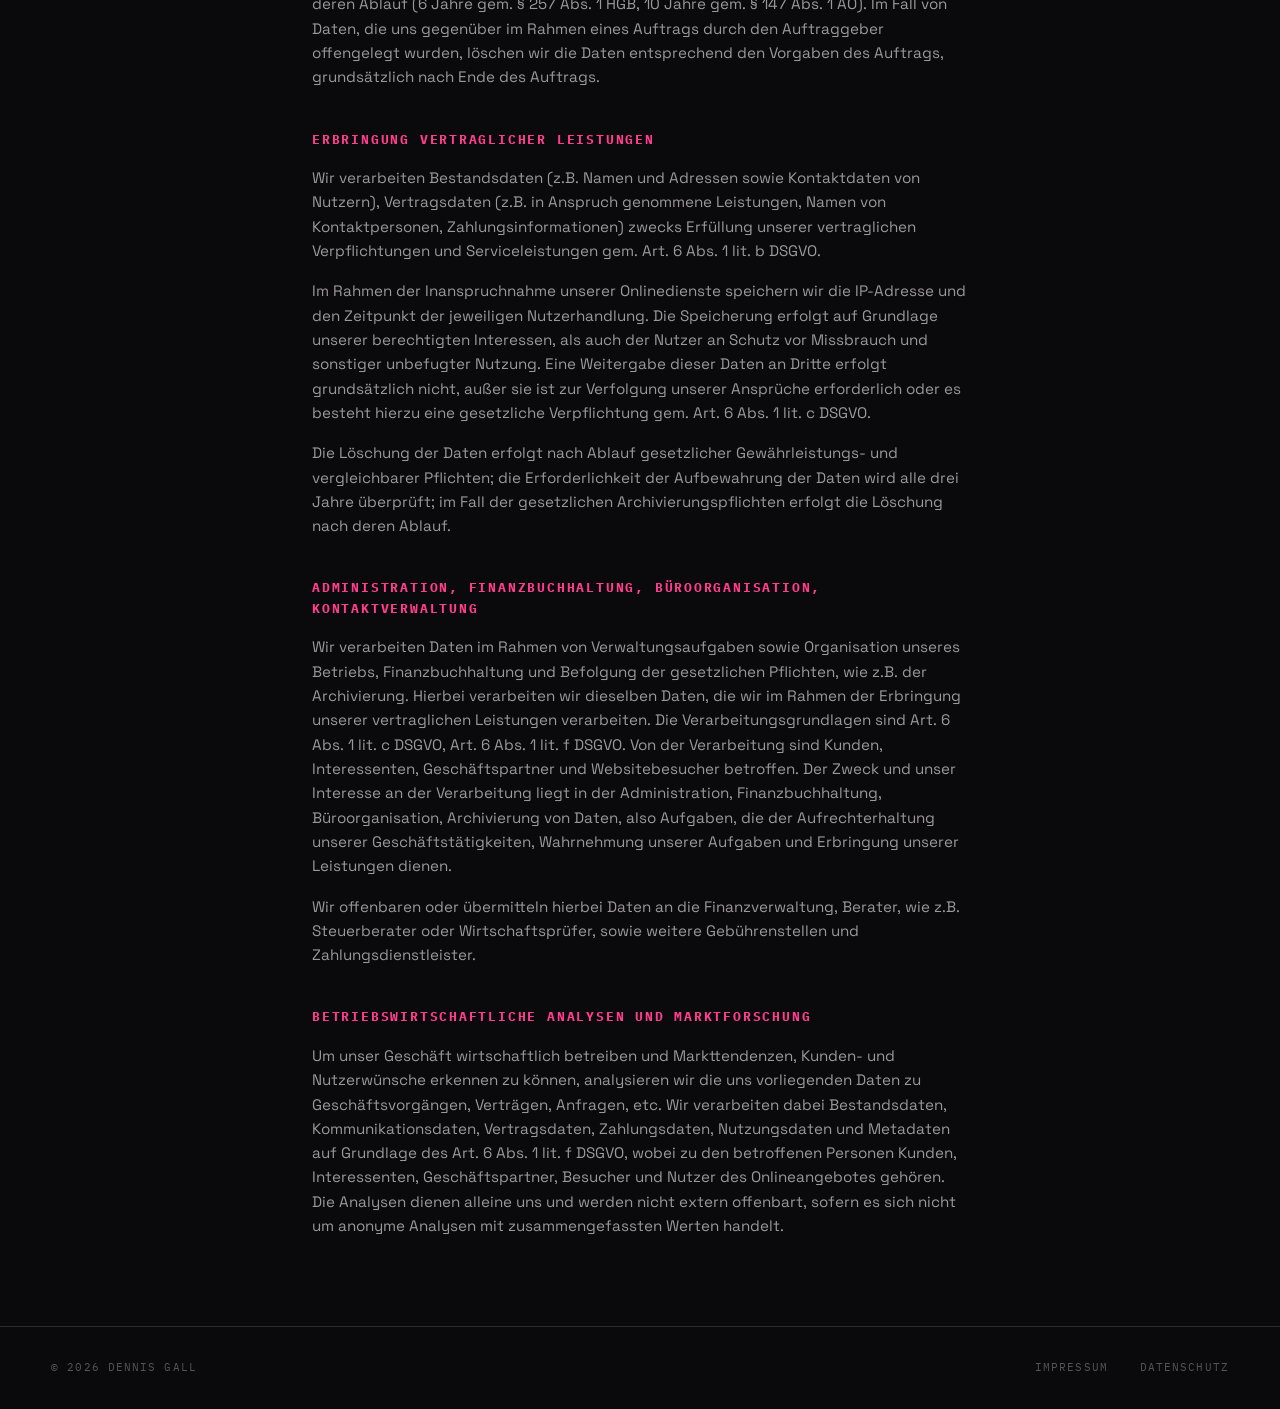
<file: datenschutz.html>
<!DOCTYPE html>
<html lang="de">
<head>
  <meta charset="UTF-8">
  <meta name="viewport" content="width=device-width, initial-scale=1.0">
  <title>Datenschutz — Dennis Gall</title>
  <meta name="robots" content="noindex">
  <link rel="icon" href="favicon.ico" sizes="32x32">
  <link rel="icon" href="favicon.svg" type="image/svg+xml">
  <link rel="apple-touch-icon" href="apple-touch-icon.png">
  <meta name="theme-color" content="#0a0a0c">
  <link rel="preconnect" href="https://fonts.googleapis.com">
  <link rel="preconnect" href="https://fonts.gstatic.com" crossorigin>
  <link href="https://fonts.googleapis.com/css2?family=Fraunces:ital,opsz,wght@0,9..144,300..700;1,9..144,300..700&family=Space+Grotesk:wght@400;500;700&family=IBM+Plex+Mono:wght@400;500&display=swap" rel="stylesheet">
  <link rel="canonical" href="https://dennisgall.de/datenschutz.html">
  <link rel="stylesheet" href="style.css">
</head>
<body>

  <header class="nav">
    <a class="nav__logo" href="index.html">Dennis Gall <span class="dot">✦</span> Köln</a>
    <button class="nav__burger" aria-label="Menü öffnen" aria-expanded="false" aria-controls="primary-nav">
      <span class="nav__burger-line"></span>
      <span class="nav__burger-line"></span>
    </button>
    <nav class="nav__menu" id="primary-nav">
      <ul class="nav__links">
        <li><a href="index.html#arbeiten">Arbeiten</a></li>
        <li><a href="index.html#ueber-mich">Über mich</a></li>
        <li><a href="index.html#kontakt">Kontakt</a></li>
      </ul>
    </nav>
  </header>

  <main class="legal">
    <h1>Datenschutzerklärung</h1>

    <p>Diese Datenschutzerklärung klärt Sie über die Art, den Umfang und Zweck der Verarbeitung von personenbezogenen Daten (nachfolgend kurz „Daten“) innerhalb unseres Onlineangebotes und der mit ihm verbundenen Webseiten, Funktionen und Inhalte sowie externen Onlinepräsenzen, wie z.B. unser Social Media Profile auf (nachfolgend gemeinsam bezeichnet als „Onlineangebot“). Im Hinblick auf die verwendeten Begrifflichkeiten, wie z.B. „Verarbeitung“ oder „Verantwortlicher“ verweisen wir auf die Definitionen im Art. 4 der Datenschutzgrundverordnung (DSGVO).</p>

    <h2>Verantwortlicher</h2>
    <p>
      Dennis Gall Photography<br>
      Dennis Gall<br>
      Am Godorfer Kirchweg 20<br>
      50997 Köln<br><br>
      <a href="mailto:mail@dennis-gall-photography.com">mail@dennis-gall-photography.com</a>
    </p>

    <h2>Arten der verarbeiteten Daten</h2>
    <ul>
      <li>Bestandsdaten (z.B. Namen, Adressen)</li>
      <li>Kontaktdaten (z.B. E-Mail, Telefonnummern)</li>
      <li>Inhaltsdaten (z.B. Texteingaben, Fotografien, Videos)</li>
      <li>Nutzungsdaten (z.B. besuchte Webseiten, Interesse an Inhalten, Zugriffszeiten)</li>
      <li>Meta-/Kommunikationsdaten (z.B. Geräte-Informationen, IP-Adressen)</li>
    </ul>

    <h2>Zweck der Verarbeitung</h2>
    <ul>
      <li>Zurverfügungstellung des Onlineangebotes, seiner Funktionen und Inhalte</li>
      <li>Beantwortung von Kontaktanfragen und Kommunikation mit Nutzern</li>
      <li>Sicherheitsmaßnahmen</li>
      <li>Reichweitenmessung/Marketing</li>
    </ul>

    <h2>Verwendete Begrifflichkeiten</h2>
    <p>„Personenbezogene Daten“ sind alle Informationen, die sich auf eine identifizierte oder identifizierbare natürliche Person (im Folgenden „betroffene Person“) beziehen; als identifizierbar wird eine natürliche Person angesehen, die direkt oder indirekt, insbesondere mittels Zuordnung zu einer Kennung wie einem Namen, zu einer Kennnummer, zu Standortdaten, zu einer Online-Kennung (z.B. Cookie) oder zu einem oder mehreren besonderen Merkmalen identifiziert werden kann, die Ausdruck der physischen, physiologischen, genetischen, psychischen, wirtschaftlichen, kulturellen oder sozialen Identität dieser natürlichen Person sind.</p>
    <p>„Verarbeitung“ ist jeder mit oder ohne Hilfe automatisierter Verfahren ausgeführte Vorgang oder jede solche Vorgangsreihe im Zusammenhang mit personenbezogenen Daten. Der Begriff reicht weit und umfasst praktisch jeden Umgang mit Daten.</p>
    <p>Als „Verantwortlicher“ wird die natürliche oder juristische Person, Behörde, Einrichtung oder andere Stelle, die allein oder gemeinsam mit anderen über die Zwecke und Mittel der Verarbeitung von personenbezogenen Daten entscheidet, bezeichnet.</p>

    <h2>Maßgebliche Rechtsgrundlage</h2>
    <p>Nach Maßgabe des Art. 13 DSGVO teilen wir Ihnen die Rechtsgrundlagen unserer Datenverarbeitungen mit. Sofern die Rechtsgrundlage in der Datenschutzerklärung nicht genannt wird, gilt Folgendes: Die Rechtsgrundlage für die Einholung von Einwilligungen ist Art. 6 Abs. 1 lit. a und Art. 7 DSGVO, die Rechtsgrundlage für die Verarbeitung zur Erfüllung unserer Leistungen und Durchführung vertraglicher Maßnahmen sowie Beantwortung von Anfragen ist Art. 6 Abs. 1 lit. b DSGVO, die Rechtsgrundlage für die Verarbeitung zur Erfüllung unserer rechtlichen Verpflichtungen ist Art. 6 Abs. 1 lit. c DSGVO, und die Rechtsgrundlage für die Verarbeitung zur Wahrung unserer berechtigten Interessen ist Art. 6 Abs. 1 lit. f DSGVO. Für den Fall, dass lebenswichtige Interessen der betroffenen Person oder einer anderen natürlichen Person eine Verarbeitung personenbezogener Daten erforderlich machen, dient Art. 6 Abs. 1 lit. d DSGVO als Rechtsgrundlage.</p>

    <h2>Sicherheitsmaßnahmen</h2>
    <p>Wir bitten Sie, sich regelmäßig über den Inhalt unserer Datenschutzerklärung zu informieren. Wir passen die Datenschutzerklärung an, sobald die Änderungen der von uns durchgeführten Datenverarbeitungen dies erforderlich machen. Wir informieren Sie, sobald durch die Änderungen eine Mitwirkungshandlung Ihrerseits (z.B. Einwilligung) oder eine sonstige individuelle Benachrichtigung erforderlich wird.</p>

    <h2>Zusammenarbeit mit Auftragsverarbeitern und Dritten</h2>
    <p>Sofern wir im Rahmen unserer Verarbeitung Daten gegenüber anderen Personen und Unternehmen (Auftragsverarbeitern oder Dritten) offenbaren, sie an diese übermitteln oder ihnen sonst Zugriff auf die Daten gewähren, erfolgt dies nur auf Grundlage einer gesetzlichen Erlaubnis (z.B. wenn eine Übermittlung der Daten an Dritte, wie an Zahlungsdienstleister, gem. Art. 6 Abs. 1 lit. b DSGVO zur Vertragserfüllung erforderlich ist), Sie eingewilligt haben, eine rechtliche Verpflichtung dies vorsieht oder auf Grundlage unserer berechtigten Interessen (z.B. beim Einsatz von Beauftragten, Webhostern, etc.).</p>
    <p>Sofern wir Dritte mit der Verarbeitung von Daten auf Grundlage eines sog. „Auftragsverarbeitungsvertrages“ beauftragen, geschieht dies auf Grundlage des Art. 28 DSGVO.</p>

    <h2>Übermittlungen in Drittländer</h2>
    <p>Sofern wir Daten in einem Drittland (d.h. außerhalb der Europäischen Union (EU) oder des Europäischen Wirtschaftsraums (EWR)) verarbeiten oder dies im Rahmen der Inanspruchnahme von Diensten Dritter oder Offenlegung, bzw. Übermittlung von Daten an Dritte geschieht, erfolgt dies nur, wenn es zur Erfüllung unserer (vor)vertraglichen Pflichten, auf Grundlage Ihrer Einwilligung, aufgrund einer rechtlichen Verpflichtung oder auf Grundlage unserer berechtigten Interessen geschieht. Vorbehaltlich gesetzlicher oder vertraglicher Erlaubnisse verarbeiten oder lassen wir die Daten in einem Drittland nur beim Vorliegen der besonderen Voraussetzungen der Art. 44 ff. DSGVO verarbeiten. D.h. die Verarbeitung erfolgt z.B. auf Grundlage besonderer Garantien, wie der offiziell anerkannten Feststellung eines der EU entsprechenden Datenschutzniveaus oder Beachtung offiziell anerkannter spezieller vertraglicher Verpflichtungen (so genannte „Standardvertragsklauseln“).</p>

    <h2>Rechte der betroffenen Personen</h2>
    <p>Sie haben das Recht, eine Bestätigung darüber zu verlangen, ob betreffende Daten verarbeitet werden und auf Auskunft über diese Daten sowie auf weitere Informationen und Kopie der Daten entsprechend Art. 15 DSGVO.</p>
    <p>Sie haben entsprechend Art. 16 DSGVO das Recht, die Vervollständigung der Sie betreffenden Daten oder die Berichtigung der Sie betreffenden unrichtigen Daten zu verlangen.</p>
    <p>Sie haben nach Maßgabe des Art. 17 DSGVO das Recht zu verlangen, dass betreffende Daten unverzüglich gelöscht werden, bzw. alternativ nach Maßgabe des Art. 18 DSGVO eine Einschränkung der Verarbeitung der Daten zu verlangen.</p>
    <p>Sie haben das Recht zu verlangen, dass die Sie betreffenden Daten, die Sie uns bereitgestellt haben, nach Maßgabe des Art. 20 DSGVO zu erhalten und deren Übermittlung an andere Verantwortliche zu fordern.</p>
    <p>Sie haben ferner gem. Art. 77 DSGVO das Recht, eine Beschwerde bei der zuständigen Aufsichtsbehörde einzureichen.</p>

    <h2>Widerrufsrecht</h2>
    <p>Sie haben das Recht, erteilte Einwilligungen gem. Art. 7 Abs. 3 DSGVO mit Wirkung für die Zukunft zu widerrufen.</p>

    <h2>Widerspruchsrecht</h2>
    <p>Sie können der künftigen Verarbeitung der Sie betreffenden Daten nach Maßgabe des Art. 21 DSGVO jederzeit widersprechen. Der Widerspruch kann insbesondere gegen die Verarbeitung für Zwecke der Direktwerbung erfolgen.</p>

    <h2>Cookies und Widerspruchsrecht bei Direktwerbung</h2>
    <p>Als „Cookies“ werden kleine Dateien bezeichnet, die auf Rechnern der Nutzer gespeichert werden. Innerhalb der Cookies können unterschiedliche Angaben gespeichert werden. Ein Cookie dient primär dazu, die Angaben zu einem Nutzer (bzw. dem Gerät, auf dem das Cookie gespeichert ist) während oder auch nach seinem Besuch innerhalb eines Onlineangebotes zu speichern. Als temporäre Cookies, bzw. „Session-Cookies“ oder „transiente Cookies“, werden Cookies bezeichnet, die gelöscht werden, nachdem ein Nutzer ein Onlineangebot verlässt und seinen Browser schließt. Als „permanent“ oder „persistent“ werden Cookies bezeichnet, die auch nach dem Schließen des Browsers gespeichert bleiben. Als „Third-Party-Cookie“ werden Cookies bezeichnet, die von anderen Anbietern als dem Verantwortlichen, der das Onlineangebot betreibt, angeboten werden.</p>
    <p>Diese Website ist eine statische Website und setzt selbst keine Cookies ein. Falls die Nutzer nicht möchten, dass Cookies auf ihrem Rechner gespeichert werden, werden sie gebeten, die entsprechende Option in den Systemeinstellungen ihres Browsers zu deaktivieren. Gespeicherte Cookies können in den Systemeinstellungen des Browsers gelöscht werden. Der Ausschluss von Cookies kann zu Funktionseinschränkungen dieses Onlineangebotes führen.</p>
    <p>Ein genereller Widerspruch gegen den Einsatz der zu Zwecken des Onlinemarketing eingesetzten Cookies kann bei einer Vielzahl der Dienste, vor allem im Fall des Trackings, über die US-amerikanische Seite <a href="http://www.aboutads.info/choices/" target="_blank" rel="noopener">aboutads.info/choices</a> oder die EU-Seite <a href="http://www.youronlinechoices.com/" target="_blank" rel="noopener">youronlinechoices.com</a> erklärt werden.</p>

    <h2>Löschung von Daten</h2>
    <p>Die von uns verarbeiteten Daten werden nach Maßgabe der Art. 17 und 18 DSGVO gelöscht oder in ihrer Verarbeitung eingeschränkt. Sofern nicht im Rahmen dieser Datenschutzerklärung ausdrücklich angegeben, werden die bei uns gespeicherten Daten gelöscht, sobald sie für ihre Zweckbestimmung nicht mehr erforderlich sind und der Löschung keine gesetzlichen Aufbewahrungspflichten entgegenstehen. Sofern die Daten nicht gelöscht werden, weil sie für andere und gesetzlich zulässige Zwecke erforderlich sind, wird deren Verarbeitung eingeschränkt. Das gilt z.B. für Daten, die aus handels- oder steuerrechtlichen Gründen aufbewahrt werden müssen.</p>
    <p>Nach gesetzlichen Vorgaben in Deutschland erfolgt die Aufbewahrung insbesondere für 6 Jahre gemäß § 257 Abs. 1 HGB (Handelsbücher, Inventare, Eröffnungsbilanzen, Jahresabschlüsse, Handelsbriefe, Buchungsbelege, etc.) sowie für 10 Jahre gemäß § 147 Abs. 1 AO (Bücher, Aufzeichnungen, Lageberichte, Buchungsbelege, Handels- und Geschäftsbriefe, für Besteuerung relevante Unterlagen, etc.).</p>

    <h2>Geschäftsbezogene Verarbeitung</h2>
    <p>Zusätzlich verarbeiten wir Vertragsdaten (z.B. Vertragsgegenstand, Laufzeit, Kundenkategorie) und Zahlungsdaten (z.B. Bankverbindung, Zahlungshistorie) von unseren Kunden, Interessenten und Geschäftspartnern zwecks Erbringung vertraglicher Leistungen, Service und Kundenpflege, Marketing, Werbung und Marktforschung.</p>

    <h2>Hosting</h2>
    <p>Die von uns in Anspruch genommenen Hosting-Leistungen dienen der Zurverfügungstellung der folgenden Leistungen: Infrastruktur- und Plattformdienstleistungen, Rechenkapazität, Speicherplatz und Datenbankdienste, Sicherheitsleistungen sowie technische Wartungsleistungen, die wir zum Zwecke des Betriebs dieses Onlineangebotes einsetzen.</p>
    <p>Hierbei verarbeiten wir, bzw. unser Hostinganbieter, Bestandsdaten, Kontaktdaten, Inhaltsdaten, Vertragsdaten, Nutzungsdaten, Meta- und Kommunikationsdaten von Kunden, Interessenten und Besuchern dieses Onlineangebotes auf Grundlage unserer berechtigten Interessen an einer effizienten und sicheren Zurverfügungstellung dieses Onlineangebotes gem. Art. 6 Abs. 1 lit. f DSGVO i.V.m. Art. 28 DSGVO (Abschluss Auftragsverarbeitungsvertrag).</p>

    <h2>Erhebung von Zugriffsdaten und Logfiles</h2>
    <p>Wir, bzw. unser Hostinganbieter, erheben auf Grundlage unserer berechtigten Interessen im Sinne des Art. 6 Abs. 1 lit. f DSGVO Daten über jeden Zugriff auf den Server, auf dem sich dieser Dienst befindet (sogenannte Serverlogfiles). Zu den Zugriffsdaten gehören Name der abgerufenen Webseite, Datei, Datum und Uhrzeit des Abrufs, übertragene Datenmenge, Meldung über erfolgreichen Abruf, Browsertyp nebst Version, das Betriebssystem des Nutzers, Referrer URL (die zuvor besuchte Seite), IP-Adresse und der anfragende Provider.</p>
    <p>Logfile-Informationen werden aus Sicherheitsgründen (z.B. zur Aufklärung von Missbrauchs- oder Betrugshandlungen) für die Dauer von maximal 7 Tagen gespeichert und danach gelöscht. Daten, deren weitere Aufbewahrung zu Beweiszwecken erforderlich ist, sind bis zur endgültigen Klärung des jeweiligen Vorfalls von der Löschung ausgenommen.</p>

    <h2>Agenturdienstleistungen</h2>
    <p>Wir verarbeiten die Daten unserer Kunden im Rahmen unserer vertraglichen Leistungen, zu denen konzeptionelle und strategische Beratung, Kampagnenplanung, Software- und Designentwicklung/-beratung oder Pflege, Umsetzung von Kampagnen und Prozessen/Handling, Serveradministration, Datenanalyse/Beratungsleistungen und Schulungsleistungen gehören.</p>
    <p>Hierbei verarbeiten wir Bestandsdaten (z.B. Kundenstammdaten wie Namen oder Adressen), Kontaktdaten (z.B. E-Mail, Telefonnummern), Inhaltsdaten (z.B. Texteingaben, Fotografien, Videos), Vertragsdaten (z.B. Vertragsgegenstand, Laufzeit), Zahlungsdaten (z.B. Bankverbindung, Zahlungshistorie), Nutzungs- und Metadaten (z.B. im Rahmen der Auswertung und Erfolgsmessung von Marketingmaßnahmen). Besondere Kategorien personenbezogener Daten verarbeiten wir grundsätzlich nicht, außer wenn diese Bestandteile einer beauftragten Verarbeitung sind. Zu den Betroffenen gehören unsere Kunden, Interessenten sowie deren Kunden, Nutzer, Websitebesucher oder Mitarbeiter sowie Dritte. Der Zweck der Verarbeitung besteht in der Erbringung von Vertragsleistungen, Abrechnung und unserem Kundenservice. Die Rechtsgrundlagen der Verarbeitung ergeben sich aus Art. 6 Abs. 1 lit. b DSGVO (vertragliche Leistungen), Art. 6 Abs. 1 lit. f DSGVO (Analyse, Statistik, Optimierung, Sicherheitsmaßnahmen). Wir verarbeiten Daten, die zur Begründung und Erfüllung der vertraglichen Leistungen erforderlich sind, und weisen auf die Erforderlichkeit ihrer Angabe hin. Eine Offenlegung an Externe erfolgt nur, wenn sie im Rahmen eines Auftrags erforderlich ist. Bei der Verarbeitung der uns im Rahmen eines Auftrags überlassenen Daten handeln wir entsprechend den Weisungen der Auftraggeber sowie der gesetzlichen Vorgaben einer Auftragsverarbeitung gem. Art. 28 DSGVO und verarbeiten die Daten zu keinen anderen als den auftragsgemäßen Zwecken.</p>
    <p>Wir löschen die Daten nach Ablauf gesetzlicher Gewährleistungs- und vergleichbarer Pflichten. Die Erforderlichkeit der Aufbewahrung der Daten wird alle drei Jahre überprüft; im Fall der gesetzlichen Archivierungspflichten erfolgt die Löschung nach deren Ablauf (6 Jahre gem. § 257 Abs. 1 HGB, 10 Jahre gem. § 147 Abs. 1 AO). Im Fall von Daten, die uns gegenüber im Rahmen eines Auftrags durch den Auftraggeber offengelegt wurden, löschen wir die Daten entsprechend den Vorgaben des Auftrags, grundsätzlich nach Ende des Auftrags.</p>

    <h2>Erbringung vertraglicher Leistungen</h2>
    <p>Wir verarbeiten Bestandsdaten (z.B. Namen und Adressen sowie Kontaktdaten von Nutzern), Vertragsdaten (z.B. in Anspruch genommene Leistungen, Namen von Kontaktpersonen, Zahlungsinformationen) zwecks Erfüllung unserer vertraglichen Verpflichtungen und Serviceleistungen gem. Art. 6 Abs. 1 lit. b DSGVO.</p>
    <p>Im Rahmen der Inanspruchnahme unserer Onlinedienste speichern wir die IP-Adresse und den Zeitpunkt der jeweiligen Nutzerhandlung. Die Speicherung erfolgt auf Grundlage unserer berechtigten Interessen, als auch der Nutzer an Schutz vor Missbrauch und sonstiger unbefugter Nutzung. Eine Weitergabe dieser Daten an Dritte erfolgt grundsätzlich nicht, außer sie ist zur Verfolgung unserer Ansprüche erforderlich oder es besteht hierzu eine gesetzliche Verpflichtung gem. Art. 6 Abs. 1 lit. c DSGVO.</p>
    <p>Die Löschung der Daten erfolgt nach Ablauf gesetzlicher Gewährleistungs- und vergleichbarer Pflichten; die Erforderlichkeit der Aufbewahrung der Daten wird alle drei Jahre überprüft; im Fall der gesetzlichen Archivierungspflichten erfolgt die Löschung nach deren Ablauf.</p>

    <h2>Administration, Finanzbuchhaltung, Büroorganisation, Kontaktverwaltung</h2>
    <p>Wir verarbeiten Daten im Rahmen von Verwaltungsaufgaben sowie Organisation unseres Betriebs, Finanzbuchhaltung und Befolgung der gesetzlichen Pflichten, wie z.B. der Archivierung. Hierbei verarbeiten wir dieselben Daten, die wir im Rahmen der Erbringung unserer vertraglichen Leistungen verarbeiten. Die Verarbeitungsgrundlagen sind Art. 6 Abs. 1 lit. c DSGVO, Art. 6 Abs. 1 lit. f DSGVO. Von der Verarbeitung sind Kunden, Interessenten, Geschäftspartner und Websitebesucher betroffen. Der Zweck und unser Interesse an der Verarbeitung liegt in der Administration, Finanzbuchhaltung, Büroorganisation, Archivierung von Daten, also Aufgaben, die der Aufrechterhaltung unserer Geschäftstätigkeiten, Wahrnehmung unserer Aufgaben und Erbringung unserer Leistungen dienen.</p>
    <p>Wir offenbaren oder übermitteln hierbei Daten an die Finanzverwaltung, Berater, wie z.B. Steuerberater oder Wirtschaftsprüfer, sowie weitere Gebührenstellen und Zahlungsdienstleister.</p>

    <h2>Betriebswirtschaftliche Analysen und Marktforschung</h2>
    <p>Um unser Geschäft wirtschaftlich betreiben und Markttendenzen, Kunden- und Nutzerwünsche erkennen zu können, analysieren wir die uns vorliegenden Daten zu Geschäftsvorgängen, Verträgen, Anfragen, etc. Wir verarbeiten dabei Bestandsdaten, Kommunikationsdaten, Vertragsdaten, Zahlungsdaten, Nutzungsdaten und Metadaten auf Grundlage des Art. 6 Abs. 1 lit. f DSGVO, wobei zu den betroffenen Personen Kunden, Interessenten, Geschäftspartner, Besucher und Nutzer des Onlineangebotes gehören. Die Analysen dienen alleine uns und werden nicht extern offenbart, sofern es sich nicht um anonyme Analysen mit zusammengefassten Werten handelt.</p>
  </main>

  <footer class="footer">
    <span>© 2026 Dennis Gall</span>
    <div class="footer__links">
      <a href="impressum.html">Impressum</a>
      <a href="datenschutz.html">Datenschutz</a>
    </div>
  </footer>

  <script src="script.js"></script>
</body>
</html>
</file>
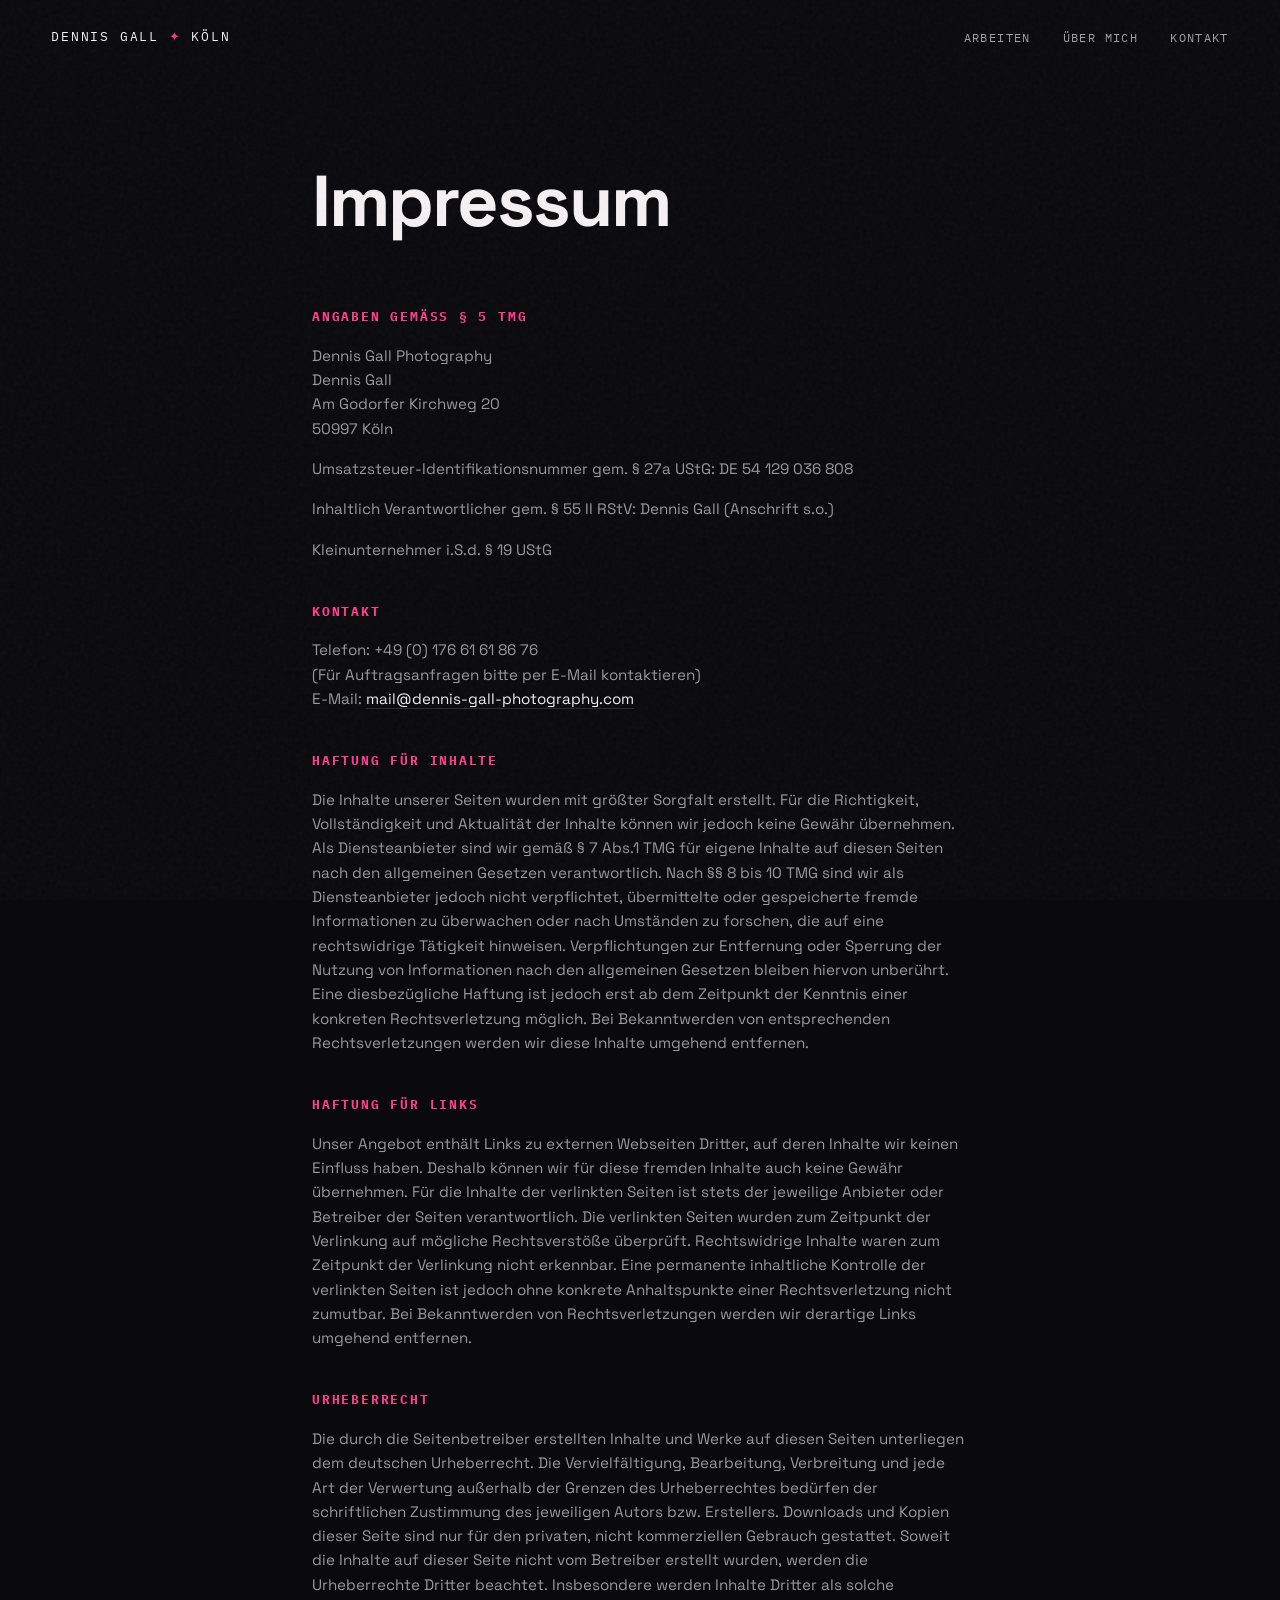
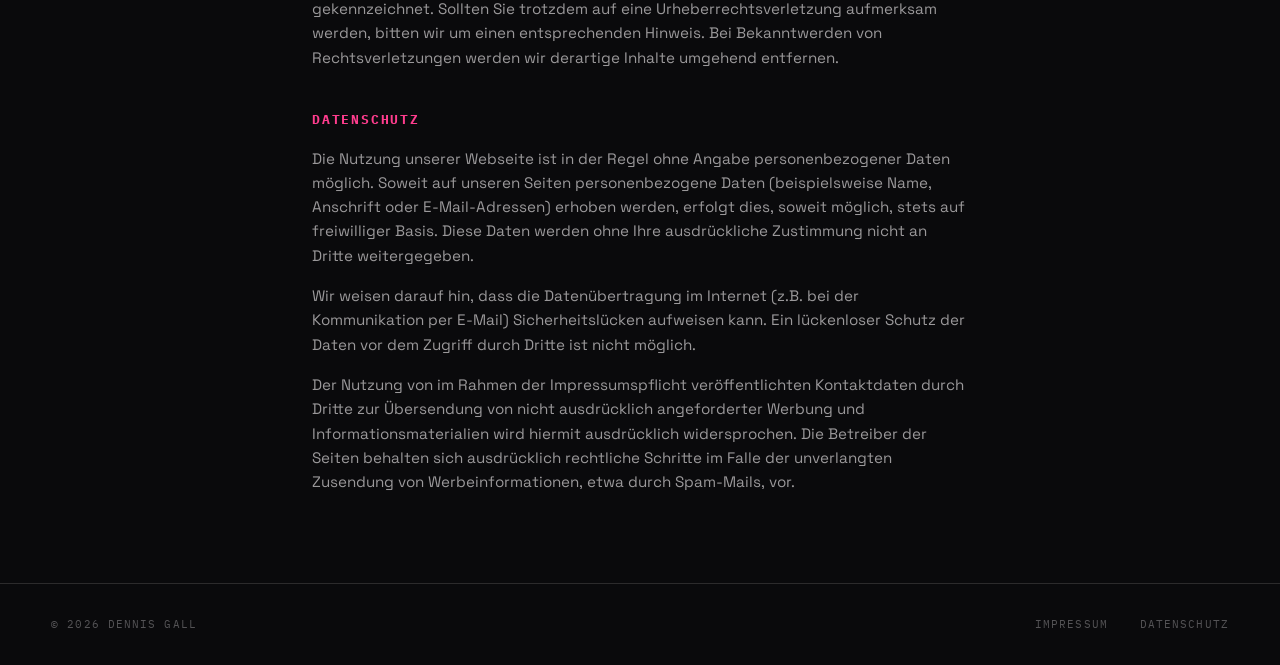
<file: impressum.html>
<!DOCTYPE html>
<html lang="de">
<head>
  <meta charset="UTF-8">
  <meta name="viewport" content="width=device-width, initial-scale=1.0">
  <title>Impressum — Dennis Gall</title>
  <meta name="robots" content="noindex">
  <link rel="icon" href="favicon.ico" sizes="32x32">
  <link rel="icon" href="favicon.svg" type="image/svg+xml">
  <link rel="apple-touch-icon" href="apple-touch-icon.png">
  <meta name="theme-color" content="#0a0a0c">
  <link rel="preconnect" href="https://fonts.googleapis.com">
  <link rel="preconnect" href="https://fonts.gstatic.com" crossorigin>
  <link href="https://fonts.googleapis.com/css2?family=Fraunces:ital,opsz,wght@0,9..144,300..700;1,9..144,300..700&family=Space+Grotesk:wght@400;500;700&family=IBM+Plex+Mono:wght@400;500&display=swap" rel="stylesheet">
  <link rel="canonical" href="https://dennisgall.de/impressum.html">
  <link rel="stylesheet" href="style.css">
</head>
<body>

  <header class="nav">
    <a class="nav__logo" href="index.html">Dennis Gall <span class="dot">✦</span> Köln</a>
    <button class="nav__burger" aria-label="Menü öffnen" aria-expanded="false" aria-controls="primary-nav">
      <span class="nav__burger-line"></span>
      <span class="nav__burger-line"></span>
    </button>
    <nav class="nav__menu" id="primary-nav">
      <ul class="nav__links">
        <li><a href="index.html#arbeiten">Arbeiten</a></li>
        <li><a href="index.html#ueber-mich">Über mich</a></li>
        <li><a href="index.html#kontakt">Kontakt</a></li>
      </ul>
    </nav>
  </header>

  <main class="legal">
    <h1>Impressum</h1>

    <h2>Angaben gemäß § 5 TMG</h2>
    <p>
      Dennis Gall Photography<br>
      Dennis Gall<br>
      Am Godorfer Kirchweg 20<br>
      50997 Köln
    </p>
    <p>Umsatzsteuer-Identifikationsnummer gem. § 27a UStG: DE 54 129 036 808</p>
    <p>Inhaltlich Verantwortlicher gem. § 55 II RStV: Dennis Gall (Anschrift s.o.)</p>
    <p>Kleinunternehmer i.S.d. § 19 UStG</p>

    <h2>Kontakt</h2>
    <p>
      Telefon: +49 (0) 176 61 61 86 76<br>
      (Für Auftragsanfragen bitte per E-Mail kontaktieren)<br>
      E-Mail: <a href="mailto:mail@dennis-gall-photography.com">mail@dennis-gall-photography.com</a>
    </p>

    <h2>Haftung für Inhalte</h2>
    <p>Die Inhalte unserer Seiten wurden mit größter Sorgfalt erstellt. Für die Richtigkeit, Vollständigkeit und Aktualität der Inhalte können wir jedoch keine Gewähr übernehmen. Als Diensteanbieter sind wir gemäß § 7 Abs.1 TMG für eigene Inhalte auf diesen Seiten nach den allgemeinen Gesetzen verantwortlich. Nach §§ 8 bis 10 TMG sind wir als Diensteanbieter jedoch nicht verpflichtet, übermittelte oder gespeicherte fremde Informationen zu überwachen oder nach Umständen zu forschen, die auf eine rechtswidrige Tätigkeit hinweisen. Verpflichtungen zur Entfernung oder Sperrung der Nutzung von Informationen nach den allgemeinen Gesetzen bleiben hiervon unberührt. Eine diesbezügliche Haftung ist jedoch erst ab dem Zeitpunkt der Kenntnis einer konkreten Rechtsverletzung möglich. Bei Bekanntwerden von entsprechenden Rechtsverletzungen werden wir diese Inhalte umgehend entfernen.</p>

    <h2>Haftung für Links</h2>
    <p>Unser Angebot enthält Links zu externen Webseiten Dritter, auf deren Inhalte wir keinen Einfluss haben. Deshalb können wir für diese fremden Inhalte auch keine Gewähr übernehmen. Für die Inhalte der verlinkten Seiten ist stets der jeweilige Anbieter oder Betreiber der Seiten verantwortlich. Die verlinkten Seiten wurden zum Zeitpunkt der Verlinkung auf mögliche Rechtsverstöße überprüft. Rechtswidrige Inhalte waren zum Zeitpunkt der Verlinkung nicht erkennbar. Eine permanente inhaltliche Kontrolle der verlinkten Seiten ist jedoch ohne konkrete Anhaltspunkte einer Rechtsverletzung nicht zumutbar. Bei Bekanntwerden von Rechtsverletzungen werden wir derartige Links umgehend entfernen.</p>

    <h2>Urheberrecht</h2>
    <p>Die durch die Seitenbetreiber erstellten Inhalte und Werke auf diesen Seiten unterliegen dem deutschen Urheberrecht. Die Vervielfältigung, Bearbeitung, Verbreitung und jede Art der Verwertung außerhalb der Grenzen des Urheberrechtes bedürfen der schriftlichen Zustimmung des jeweiligen Autors bzw. Erstellers. Downloads und Kopien dieser Seite sind nur für den privaten, nicht kommerziellen Gebrauch gestattet. Soweit die Inhalte auf dieser Seite nicht vom Betreiber erstellt wurden, werden die Urheberrechte Dritter beachtet. Insbesondere werden Inhalte Dritter als solche gekennzeichnet. Sollten Sie trotzdem auf eine Urheberrechtsverletzung aufmerksam werden, bitten wir um einen entsprechenden Hinweis. Bei Bekanntwerden von Rechtsverletzungen werden wir derartige Inhalte umgehend entfernen.</p>

    <h2>Datenschutz</h2>
    <p>Die Nutzung unserer Webseite ist in der Regel ohne Angabe personenbezogener Daten möglich. Soweit auf unseren Seiten personenbezogene Daten (beispielsweise Name, Anschrift oder E-Mail-Adressen) erhoben werden, erfolgt dies, soweit möglich, stets auf freiwilliger Basis. Diese Daten werden ohne Ihre ausdrückliche Zustimmung nicht an Dritte weitergegeben.</p>
    <p>Wir weisen darauf hin, dass die Datenübertragung im Internet (z.B. bei der Kommunikation per E-Mail) Sicherheitslücken aufweisen kann. Ein lückenloser Schutz der Daten vor dem Zugriff durch Dritte ist nicht möglich.</p>
    <p>Der Nutzung von im Rahmen der Impressumspflicht veröffentlichten Kontaktdaten durch Dritte zur Übersendung von nicht ausdrücklich angeforderter Werbung und Informationsmaterialien wird hiermit ausdrücklich widersprochen. Die Betreiber der Seiten behalten sich ausdrücklich rechtliche Schritte im Falle der unverlangten Zusendung von Werbeinformationen, etwa durch Spam-Mails, vor.</p>
  </main>

  <footer class="footer">
    <span>© 2026 Dennis Gall</span>
    <div class="footer__links">
      <a href="impressum.html">Impressum</a>
      <a href="datenschutz.html">Datenschutz</a>
    </div>
  </footer>

  <script src="script.js"></script>
</body>
</html>
</file>
<file: style.css>
/* ============================================================
   Dennis Gall — Fotografie, Design & AI — Köln
   Cinematic Hybrid: cleanes Foto-Feeling, solide Grotesk,
   Serif-Italic-Akzente, Pink, dezentes Grain
   ============================================================ */

:root {
  --bg: #0a0a0c;
  --bg-raised: #111013;
  --ink: #f4f1f2;
  --ink-muted: rgba(244, 241, 242, 0.62);
  --ink-faint: rgba(244, 241, 242, 0.32);
  --accent: #ff3d8e;
  --line: rgba(244, 241, 242, 0.14);
  --font-display: "Space Grotesk", -apple-system, sans-serif;
  --font-serif: "Fraunces", Georgia, serif;
  --font-body: "Space Grotesk", -apple-system, sans-serif;
  --font-mono: "IBM Plex Mono", monospace;
  --ease-out: cubic-bezier(0.16, 1, 0.3, 1);
  /* Drei Kurven, mehr nicht. --ease-dramatic tragt die eine theatrale
     Bewegung (Titel, Hero), --spring-smooth alle Reveals und Zustaende,
     --ease-out bleibt die Stimme fuer Hover und Feedback. */
  --ease-dramatic: cubic-bezier(0.77, 0, 0.175, 1);
  --spring-smooth: linear(
    0, 0.004, 0.016 2.3%, 0.063 4.7%, 0.141 7.2%,
    0.25 9.9%, 0.601 16.5%, 0.815 21%, 0.929 25.2%,
    0.987 29%, 1.025 33.5%, 1.042 38%, 1.04 43.5%,
    1.027 50%, 1.013 57.5%, 1.005 67%, 1.001 79%, 1
  );
}

* { margin: 0; padding: 0; box-sizing: border-box; }

html { scroll-behavior: smooth; }

body {
  background: var(--bg);
  color: var(--ink);
  font-family: var(--font-body);
  font-size: 1rem;
  line-height: 1.6;
  -webkit-font-smoothing: antialiased;
  overflow-x: hidden;
}

/* Film grain — bewusst dezent */
body::after {
  content: "";
  position: fixed;
  inset: 0;
  background-image: url("data:image/svg+xml,%3Csvg viewBox='0 0 256 256' xmlns='http://www.w3.org/2000/svg'%3E%3Cfilter id='n'%3E%3CfeTurbulence type='fractalNoise' baseFrequency='0.9' numOctaves='4' stitchTiles='stitch'/%3E%3C/filter%3E%3Crect width='100%25' height='100%25' filter='url(%23n)' opacity='0.03'/%3E%3C/svg%3E");
  pointer-events: none;
  z-index: 90;
}

::selection { background: var(--accent); color: #0a0a0c; }

img { max-width: 100%; height: auto; display: block; }
a { color: inherit; text-decoration: none; }

.accent { color: var(--accent); }

/* ---------- Nav ---------- */

.nav {
  position: fixed;
  top: 0; left: 0; right: 0;
  z-index: 80;
  display: flex;
  align-items: center;
  justify-content: space-between;
  padding: 1.5rem clamp(1.25rem, 4vw, 4rem);
  mix-blend-mode: difference;
}

.nav__logo {
  font-family: var(--font-mono);
  font-size: 0.8rem;
  letter-spacing: 0.14em;
  text-transform: uppercase;
  color: #fff;
}

.nav__logo .dot { color: var(--accent); }

.nav__links {
  display: flex;
  gap: clamp(1rem, 2.5vw, 2.25rem);
  list-style: none;
}

.nav__links a {
  font-family: var(--font-mono);
  font-size: 0.72rem;
  letter-spacing: 0.12em;
  text-transform: uppercase;
  color: #fff;
  opacity: 0.65;
  transition: opacity 0.4s var(--ease-out);
}

.nav__links a:hover { opacity: 1; }

/* Burger — nur auf Mobile sichtbar */
.nav__burger { display: none; }

/* ---------- Hero: Cinematic Hybrid ---------- */

.hero {
  position: relative;
  min-height: 100dvh;
  display: flex;
  flex-direction: column;
  overflow: hidden;
  z-index: 1;
}

.hero__photo {
  position: absolute;
  inset: 0;
  background: url("assets/dennis.avif") 78% 26% / cover no-repeat;
  filter: grayscale(0.75) contrast(1.05) brightness(0.52);
}

.hero__scrim {
  position: absolute;
  inset: 0;
  background:
    linear-gradient(100deg, rgba(10, 10, 12, 0.97) 30%, rgba(10, 10, 12, 0.55) 68%, rgba(10, 10, 12, 0.35) 100%),
    linear-gradient(to top, rgba(10, 10, 12, 0.92) 0%, transparent 40%);
}

.hero__glow {
  position: absolute;
  inset: 0;
  pointer-events: none;
  background: radial-gradient(ellipse 55% 45% at 78% 70%, rgba(255, 61, 142, 0.09) 0%, transparent 70%);
}

.hero__stage {
  position: relative;
  z-index: 10;
  flex: 1;
  display: flex;
  flex-direction: column;
  justify-content: center;
  padding: clamp(5.5rem, 12vh, 8rem) clamp(1.25rem, 4vw, 4rem) 3rem;
}

.hero__eyebrow {
  font-family: var(--font-mono);
  font-size: 0.72rem;
  letter-spacing: 0.2em;
  text-transform: uppercase;
  color: var(--ink-muted);
  margin-bottom: 2rem;
}

.hero__eyebrow em {
  font-style: normal;
  color: var(--accent);
}

.hero__title {
  font-family: var(--font-display);
  font-size: clamp(3rem, 10.5vw, 10.5rem);
  font-weight: 700;
  line-height: 1.02;
  letter-spacing: -0.03em;
}

.hero__title .word { display: block; }

.hero__title .word--serif {
  font-family: var(--font-serif);
  font-style: italic;
  font-weight: 320;
  letter-spacing: -0.02em;
  padding-left: clamp(1rem, 5vw, 5rem);
}

.hero__title .word--accent { color: var(--accent); }

.hero__title .spark {
  font-size: 0.4em;
  vertical-align: 0.7em;
  margin-left: 0.15em;
}

.hero__bottom {
  display: flex;
  align-items: flex-end;
  justify-content: space-between;
  gap: 2rem;
  flex-wrap: wrap;
  margin-top: clamp(2rem, 6vh, 4rem);
}

.hero__claim {
  max-width: 38ch;
  font-size: clamp(0.95rem, 1.2vw, 1.1rem);
  line-height: 1.6;
  color: var(--ink-muted);
}

.hero__meta {
  font-family: var(--font-mono);
  font-size: 0.68rem;
  letter-spacing: 0.12em;
  text-transform: uppercase;
  color: var(--ink-faint);
  line-height: 2.1;
}

.hero__meta span { display: block; }

.hero__strip {
  position: relative;
  z-index: 10;
  border-top: 1px solid var(--line);
  display: grid;
  grid-template-columns: repeat(3, 1fr);
}

.hero__strip > div {
  padding: 1.1rem clamp(1.25rem, 4vw, 4rem);
  font-family: var(--font-mono);
  font-size: 0.66rem;
  letter-spacing: 0.12em;
  text-transform: uppercase;
  color: var(--ink-muted);
  border-right: 1px solid var(--line);
}

.hero__strip > div:last-child { border-right: none; }

.hero__strip b {
  display: block;
  font-weight: 500;
  color: var(--ink);
  margin-bottom: 0.2rem;
}

/* ---------- Buttons ---------- */

.btn {
  display: inline-block;
  font-family: var(--font-mono);
  font-size: 0.78rem;
  letter-spacing: 0.12em;
  text-transform: uppercase;
  color: var(--ink);
  border: 1px solid rgba(244, 241, 242, 0.25);
  border-radius: 999px;
  padding: 1rem 2.25rem;
  min-height: 44px;
  transition: transform 0.5s var(--ease-out), background 0.5s var(--ease-out),
    color 0.5s var(--ease-out), box-shadow 0.5s var(--ease-out);
}

.btn:hover {
  transform: translateY(-2px);
  background: var(--ink);
  color: #0a0a0c;
  box-shadow: 0 8px 30px rgba(0, 0, 0, 0.4);
}

.btn:active { transform: translateY(0) scale(0.98); }

.btn--accent {
  background: var(--accent);
  border-color: var(--accent);
  color: #0a0a0c;
  font-weight: 500;
}

.btn--accent:hover {
  background: var(--ink);
  border-color: var(--ink);
  color: #0a0a0c;
}

/* Hero entry animation */

.hero [data-entry] {
  opacity: 0;
  transform: translateY(30px);
  filter: blur(8px);
  animation: entry 0.8s var(--ease-out) forwards;
}

.hero [data-entry="1"] { animation-delay: 0.1s; }
.hero [data-entry="2"] { animation-delay: 0.22s; }
.hero [data-entry="3"] { animation-delay: 0.34s; }
.hero [data-entry="4"] { animation-delay: 0.46s; }

@keyframes entry {
  to { opacity: 1; transform: translateY(0); filter: blur(0); }
}

/* ---------- Marquee divider ---------- */

.marquee {
  position: relative;
  border-bottom: 1px solid var(--line);
  overflow: hidden;
  padding: 0.9rem 0;
  z-index: 1;
}

.marquee__track {
  display: flex;
  gap: 3rem;
  width: max-content;
  animation: marquee 32s linear infinite;
  font-family: var(--font-mono);
  font-size: 0.72rem;
  letter-spacing: 0.16em;
  text-transform: uppercase;
  color: var(--ink-faint);
  white-space: nowrap;
}

.marquee__track em { font-style: normal; color: var(--accent); }

@keyframes marquee {
  to { transform: translateX(-50%); }
}

/* ---------- Sections ---------- */

.section {
  position: relative;
  padding: clamp(5rem, 12vh, 9rem) clamp(1.25rem, 4vw, 4rem);
  z-index: 1;
}

.section__head {
  display: flex;
  align-items: baseline;
  justify-content: space-between;
  gap: 2rem;
  margin-bottom: clamp(2.5rem, 6vh, 4.5rem);
  flex-wrap: wrap;
}

.section__title {
  font-family: var(--font-display);
  font-size: clamp(2.25rem, 5.5vw, 4.5rem);
  font-weight: 700;
  letter-spacing: -0.03em;
  line-height: 1;
}

.section__title em {
  font-family: var(--font-serif);
  font-style: italic;
  font-weight: 320;
  color: var(--accent);
}

.section__index {
  font-family: var(--font-mono);
  font-size: 0.72rem;
  letter-spacing: 0.14em;
  color: var(--ink-faint);
}

/* Scroll reveal */

.reveal {
  opacity: 0;
  transform: translateY(24px);
  /* EIN Reveal-Vokabular fuer die ganze Seite: gleiche Distanz, gleiche
     Dauer, gleiche Kurve. 36px/0.9s wirkte trage; 24px/0.75s sitzt. */
  transition: opacity 0.75s var(--spring-smooth), transform 0.75s var(--spring-smooth);
}

.reveal.is-visible {
  opacity: 1;
  transform: translateY(0);
}

/* ---------- Portfolio: Editorial Index als Akkordeon ---------- */

.worklist {
  border-top: 1px solid var(--line);
}

.workrow {
  border-bottom: 1px solid var(--line);
}

.workrow__head {
  width: 100%;
  display: grid;
  grid-template-columns: 4.5rem minmax(0, 1fr) auto auto 2rem;
  align-items: center;
  gap: clamp(1rem, 3vw, 2.5rem);
  padding: clamp(1.5rem, 3.5vh, 2.4rem) 0;
  background: none;
  border: none;
  color: inherit;
  text-align: left;
  cursor: pointer;
  font: inherit;
}

.workrow__num {
  font-family: var(--font-mono);
  font-size: 0.72rem;
  letter-spacing: 0.12em;
  color: var(--ink-faint);
  transition: color 0.4s var(--ease-out);
}

.workrow__title {
  font-family: var(--font-display);
  font-size: clamp(1.7rem, 4.2vw, 3.6rem);
  font-weight: 700;
  letter-spacing: -0.02em;
  line-height: 1.05;
  transition: transform 0.55s var(--ease-out), color 0.4s var(--ease-out);
}

.workrow__title em {
  font-family: var(--font-serif);
  font-style: italic;
  font-weight: 320;
  letter-spacing: -0.01em;
}

.workrow__count {
  font-family: var(--font-mono);
  font-size: 0.68rem;
  letter-spacing: 0.12em;
  text-transform: uppercase;
  color: var(--accent);
  white-space: nowrap;
}

.workrow__tag {
  font-family: var(--font-mono);
  font-size: 0.68rem;
  letter-spacing: 0.12em;
  text-transform: uppercase;
  color: var(--ink-faint);
  transition: color 0.4s var(--ease-out);
  white-space: nowrap;
}

.workrow__icon {
  font-family: var(--font-mono);
  font-size: 1.3rem;
  font-weight: 400;
  color: var(--ink-faint);
  text-align: center;
  transition: transform 0.5s var(--ease-out), color 0.4s var(--ease-out);
}

.workrow__head:hover .workrow__title { transform: translateX(clamp(0.5rem, 2vw, 1.5rem)); }
.workrow__head:hover .workrow__num,
.workrow__head:hover .workrow__icon { color: var(--accent); }
.workrow__head:hover .workrow__tag { color: var(--ink); }

.workrow.is-open .workrow__icon {
  transform: rotate(45deg);
  color: var(--accent);
}

.workrow.is-open .workrow__num { color: var(--accent); }

/* Aufklappbares Panel — animiert über grid-template-rows */
.workrow__panel {
  display: grid;
  grid-template-rows: 0fr;
  transition: grid-template-rows 0.6s var(--ease-out);
}

.workrow.is-open .workrow__panel {
  grid-template-rows: 1fr;
}

.workrow__panel > * {
  overflow: hidden;
  min-height: 0;
}

/* Horizontale Galerie-Leiste */
.workrow__track {
  --track-gap: clamp(0.75rem, 1.5vw, 1.25rem);
  display: flex;
  gap: var(--track-gap);
  overflow-x: auto;
  scroll-snap-type: x proximity;
  padding-bottom: 0;
  opacity: 0;
  transform: translateY(16px);
  transition: opacity 0.5s var(--ease-out) 0.15s, transform 0.5s var(--ease-out) 0.15s,
    padding 0.4s var(--ease-out);
  scrollbar-width: thin;
  scrollbar-color: rgba(244, 241, 242, 0.2) transparent;
}

.workrow.is-open .workrow__track {
  opacity: 1;
  transform: translateY(0);
  padding-bottom: clamp(1.5rem, 3vh, 2.25rem);
}

.workrow__track figure {
  position: relative;
  flex: 0 0 auto;
  display: flex;
  flex-direction: column;
  scroll-snap-align: start;
}

/* Trennlinie nur bei "Freie Arbeiten" — dort steht je Motiv ein eigenes Projekt.
   Mehr Abstand, damit die Linie Raum bekommt. */
.workrow--projekte .workrow__track {
  --track-gap: clamp(2.5rem, 6vw, 5.5rem);
}

.workrow--projekte .workrow__track figure + figure::before {
  content: "✦";
  position: absolute;
  left: calc(var(--track-gap) / -2);
  /* auf halber Bildhöhe, damit der Funke nicht neben dem Text sitzt */
  top: calc(clamp(280px, 46vh, 520px) / 2);
  transform: translate(-50%, -50%);
  z-index: 2;
  color: var(--accent);
  font-size: 1.35rem;
  line-height: 1;
  pointer-events: none;
  user-select: none;
}

/* Strich ober- und unterhalb des Funkens — endet exakt auf Bildhöhe */
.workrow--projekte .workrow__track figure + figure::after {
  content: "";
  position: absolute;
  left: calc(var(--track-gap) / -2);
  top: 0;
  height: clamp(280px, 46vh, 520px);
  width: 1px;
  transform: translateX(-50%);
  background: linear-gradient(
    to bottom,
    rgba(255, 61, 142, 0.8) 0%,
    rgba(255, 61, 142, 0.8) calc(50% - 19px),
    transparent calc(50% - 19px),
    transparent calc(50% + 19px),
    rgba(255, 61, 142, 0.8) calc(50% + 19px),
    rgba(255, 61, 142, 0.8) 100%
  );
  pointer-events: none;
}

.workrow__track img {
  height: clamp(280px, 46vh, 520px);
  width: auto;
  object-fit: cover;
  border-radius: 6px;
  transition: transform 0.8s var(--ease-out);
}

.workrow__track figure:hover img {
  transform: scale(1.015);
}

/* Optionale Bildunterschrift — Breite bleibt an das Bild gebunden */
.workrow__track figcaption {
  width: 0;
  min-width: 100%;
  padding: 0.7rem 0.15rem 0;
}

.workrow__track figcaption b {
  display: block;
  font-family: var(--font-display);
  font-size: 0.88rem;
  font-weight: 500;
  letter-spacing: -0.01em;
  color: var(--ink);
  margin-bottom: 0.2rem;
}

.workrow__track figcaption b::before {
  content: "✦ ";
  color: var(--accent);
  font-size: 0.75em;
  vertical-align: 0.1em;
}

.workrow__track figcaption span {
  display: block;
  font-size: 0.8rem;
  line-height: 1.45;
  color: var(--ink-muted);
}

.workrow__track figcaption a {
  display: inline-block;
  margin-top: 0.6rem;
  font-family: var(--font-mono);
  font-size: 0.66rem;
  letter-spacing: 0.1em;
  text-transform: uppercase;
  color: var(--accent);
  border-bottom: 1px solid rgba(255, 61, 142, 0.4);
  padding-bottom: 0.15rem;
  transition: color 0.4s var(--ease-out), border-color 0.4s var(--ease-out);
}

.workrow__track figcaption a:hover {
  color: var(--ink);
  border-color: var(--ink);
}

.ph-chip {
  position: absolute;
  top: 0.6rem;
  left: 0.6rem;
  z-index: 2;
  font-family: var(--font-mono);
  font-size: 0.58rem;
  letter-spacing: 0.1em;
  text-transform: uppercase;
  color: rgba(244, 241, 242, 0.8);
  background: rgba(10, 10, 12, 0.55);
  backdrop-filter: blur(4px);
  padding: 0.3rem 0.55rem;
  border-radius: 999px;
}

/* Leerer Zustand */
.workrow__empty {
  font-family: var(--font-mono);
  font-size: 0.75rem;
  letter-spacing: 0.12em;
  text-transform: uppercase;
  color: var(--ink-faint);
  border: 0 dashed rgba(244, 241, 242, 0.2);
  border-radius: 6px;
  padding: 0 1.4rem;
  margin-bottom: 0;
  opacity: 0;
  transform: translateY(16px);
  transition: opacity 0.5s var(--ease-out) 0.15s, transform 0.5s var(--ease-out) 0.15s,
    padding 0.4s var(--ease-out), border-width 0.4s var(--ease-out), margin 0.4s var(--ease-out);
}

.workrow.is-open .workrow__empty {
  border-width: 1px;
  padding: 1rem 1.4rem;
  margin-bottom: clamp(1.5rem, 3vh, 2.25rem);
  opacity: 1;
  transform: translateY(0);
}

.workrow__empty-spark { color: var(--accent); margin-right: 0.5rem; }

@media (max-width: 768px) {
  /* Schmalere Spalten + kleinerer Titel, damit alle Titel einzeilig bleiben
     und die Zeilenhöhen gleich sind */
  .workrow__head {
    grid-template-columns: 2.1rem minmax(0, 1fr) auto 1.1rem;
    gap: 0.7rem;
  }
  .workrow__title { font-size: clamp(1.15rem, 5.4vw, 1.7rem); }
  .workrow__num { font-size: 0.62rem; }
  .workrow__count { font-size: 0.6rem; }
  .workrow__tag { display: none; }
  /* Höhe auf das Bild, nicht auf das figure — sonst wird die Bildunterschrift abgeschnitten */
  .workrow__track img { height: clamp(250px, 40vh, 380px); }
}

/* ---------- About ---------- */

.about {
  display: grid;
  grid-template-columns: minmax(0, 7fr) minmax(0, 5fr);
  gap: clamp(2.5rem, 6vw, 6rem);
  align-items: center;
}

/* Polaroid — leicht schräg, mit Tape und handschriftlicher Notiz */
.about__polaroid {
  justify-self: center;
  position: relative;
  width: min(100%, 380px);
  background: #faf8f4;
  padding: 14px 14px 68px;
  border-radius: 3px;
  transform: rotate(3.5deg);
  box-shadow: 0 24px 60px rgba(0, 0, 0, 0.5), 0 4px 14px rgba(0, 0, 0, 0.3);
  transition: transform 0.6s var(--ease-out);
}

.about__polaroid:hover { transform: rotate(1deg) translateY(-4px); }

.about__polaroid img {
  width: 100%;
  aspect-ratio: 4 / 5;
  object-fit: cover;
  filter: grayscale(0.15) contrast(1.02);
}

.about__tape {
  position: absolute;
  top: -14px;
  left: 50%;
  width: 120px;
  height: 32px;
  transform: translateX(-50%) rotate(-4deg);
  background: rgba(255, 61, 142, 0.35);
  backdrop-filter: blur(1px);
  border-radius: 2px;
  box-shadow: 0 2px 6px rgba(0, 0, 0, 0.15);
}

.about__greeting {
  font-family: var(--font-serif);
  font-size: clamp(2.5rem, 5.5vw, 4.5rem);
  font-style: italic;
  font-weight: 340;
  line-height: 1;
  letter-spacing: -0.03em;
  margin-bottom: 1.75rem;
  color: var(--accent);
}

.about__facts {
  display: grid;
  grid-template-columns: repeat(3, minmax(0, 1fr));
  gap: 1.5rem;
  border-top: 1px solid var(--line);
  margin-top: 2.25rem;
  padding-top: 1.75rem;
}

.about__facts b {
  display: block;
  font-family: var(--font-display);
  font-size: clamp(1.6rem, 2.6vw, 2.4rem);
  font-weight: 700;
  letter-spacing: -0.02em;
  color: var(--accent);
  line-height: 1.1;
}

.about__facts span {
  font-family: var(--font-mono);
  font-size: 0.62rem;
  letter-spacing: 0.12em;
  text-transform: uppercase;
  color: var(--ink-faint);
}

.about__lead {
  font-family: var(--font-display);
  font-size: clamp(1.35rem, 2.2vw, 1.85rem);
  font-weight: 500;
  line-height: 1.35;
  letter-spacing: -0.01em;
  margin-bottom: 1.75rem;
  max-width: 28ch;
}

.about__lead em {
  font-family: var(--font-serif);
  color: var(--accent);
  font-style: italic;
  font-weight: 340;
}

.about__text p {
  color: var(--ink-muted);
  max-width: 58ch;
  margin-bottom: 1.25rem;
}

/* ---------- Leistungen ---------- */

.services {
  display: grid;
  grid-template-columns: repeat(3, 1fr);
  border-top: 1px solid var(--line);
}

.service {
  border-bottom: 1px solid var(--line);
  padding: 2.5rem clamp(1rem, 2vw, 2rem) 2.5rem 0;
}

.service + .service { border-left: 1px solid var(--line); padding-left: clamp(1rem, 2vw, 2rem); }

.service__num {
  font-family: var(--font-mono);
  font-size: 0.68rem;
  letter-spacing: 0.14em;
  color: var(--accent);
  display: block;
  margin-bottom: 1.25rem;
}

.service__title {
  font-family: var(--font-display);
  font-size: clamp(1.4rem, 2vw, 1.85rem);
  font-weight: 700;
  letter-spacing: -0.02em;
  margin-bottom: 1rem;
}

.service__list { list-style: none; }

.service__list li {
  color: var(--ink-muted);
  font-size: 0.95rem;
  padding: 0.4rem 0;
  border-bottom: 1px dashed rgba(244, 241, 242, 0.08);
}

.service__list li:last-child { border-bottom: none; }

/* ---------- CV / Werdegang ---------- */

.cv {
  display: grid;
  grid-template-columns: minmax(0, 1fr);
  border-top: 1px solid var(--line);
}

.cv__row {
  display: grid;
  grid-template-columns: 9rem minmax(0, 1.2fr) minmax(0, 2fr);
  gap: clamp(1rem, 3vw, 3rem);
  padding: 1.75rem 0;
  border-bottom: 1px solid var(--line);
  transition: background 0.5s var(--ease-out);
}

.cv__row:hover { background: rgba(244, 241, 242, 0.02); }

.cv__period {
  font-family: var(--font-mono);
  font-size: 0.72rem;
  letter-spacing: 0.1em;
  color: var(--accent);
  padding-top: 0.35rem;
}

.cv__role {
  font-family: var(--font-display);
  font-size: clamp(1.1rem, 1.6vw, 1.4rem);
  font-weight: 500;
  letter-spacing: -0.01em;
  line-height: 1.2;
}

.cv__role small {
  display: block;
  font-family: var(--font-body);
  font-size: 0.85rem;
  font-weight: 400;
  color: var(--ink-muted);
  margin-top: 0.35rem;
}

.cv__desc {
  color: var(--ink-muted);
  font-size: 0.95rem;
  max-width: 52ch;
}

/* ---------- Kontakt ---------- */

.contact { text-align: left; }

.contact__title {
  font-family: var(--font-display);
  font-size: clamp(2.75rem, 8.5vw, 8.5rem);
  font-weight: 700;
  letter-spacing: -0.04em;
  line-height: 0.98;
  margin-bottom: clamp(2rem, 5vh, 3.5rem);
}

.contact__title em {
  font-family: var(--font-serif);
  font-style: italic;
  font-weight: 320;
  color: var(--accent);
}

.contact__mail {
  display: inline-block;
  font-family: var(--font-mono);
  font-size: clamp(0.95rem, 2vw, 1.4rem);
  letter-spacing: 0.02em;
  color: var(--ink);
  border-bottom: 1px solid var(--accent);
  padding-bottom: 0.4rem;
  margin-bottom: 3rem;
  transition: color 0.4s var(--ease-out);
}

.contact__mail:hover { color: var(--accent); }

.contact__grid {
  display: grid;
  grid-template-columns: repeat(3, minmax(0, 1fr));
  gap: 2rem;
  border-top: 1px solid var(--line);
  padding-top: 2.5rem;
}

.contact__label {
  font-family: var(--font-mono);
  font-size: 0.65rem;
  letter-spacing: 0.14em;
  text-transform: uppercase;
  color: var(--ink-faint);
  display: block;
  margin-bottom: 0.75rem;
}

.contact__grid p, .contact__grid a {
  color: var(--ink-muted);
  font-size: 0.95rem;
  line-height: 1.7;
}

.contact__grid a:hover { color: var(--accent); }

/* ---------- Footer ---------- */

.footer {
  position: relative;
  z-index: 1;
  display: flex;
  align-items: center;
  justify-content: space-between;
  gap: 1.5rem;
  flex-wrap: wrap;
  padding: 2rem clamp(1.25rem, 4vw, 4rem);
  border-top: 1px solid var(--line);
  font-family: var(--font-mono);
  font-size: 0.68rem;
  letter-spacing: 0.1em;
  text-transform: uppercase;
  color: var(--ink-faint);
}

.footer__links { display: flex; gap: 2rem; }

.footer a { transition: color 0.4s var(--ease-out); }
.footer a:hover { color: var(--ink); }

/* ---------- Legal pages ---------- */

.legal {
  max-width: 72ch;
  margin: 0 auto;
  padding: clamp(8rem, 16vh, 11rem) clamp(1.25rem, 4vw, 2rem) clamp(4rem, 8vh, 6rem);
  position: relative;
  z-index: 1;
}

.legal h1 {
  font-family: var(--font-display);
  font-size: clamp(2.5rem, 6vw, 4.5rem);
  font-weight: 700;
  letter-spacing: -0.03em;
  margin-bottom: 3rem;
}

.legal h2 {
  font-family: var(--font-mono);
  font-size: 0.8rem;
  letter-spacing: 0.14em;
  text-transform: uppercase;
  color: var(--accent);
  margin: 2.5rem 0 1rem;
}

.legal p, .legal li {
  color: var(--ink-muted);
  margin-bottom: 1rem;
  font-size: 0.95rem;
}

.legal ul { padding-left: 1.25rem; }

.legal a { color: var(--ink); border-bottom: 1px solid var(--line); }
.legal a:hover { color: var(--accent); }

/* ---------- Responsive ---------- */

@media (max-width: 900px) {
  .about { grid-template-columns: 1fr; }
  .about__polaroid { order: -1; width: min(85%, 320px); }
  .services { grid-template-columns: 1fr; }
  .service + .service { border-left: none; padding-left: 0; }
  .cv__row { grid-template-columns: 1fr; gap: 0.5rem; }
  .contact__grid { grid-template-columns: 1fr; }
}

@media (max-width: 768px) {
  /* Blend-Gruppe auf der Bar aufheben, damit das Overlay solide bleibt */
  .nav {
    mix-blend-mode: normal;
    padding-top: 1.1rem;
    padding-bottom: 1.1rem;
  }
  /* Logo und Burger bleiben über jedem Hintergrund lesbar */
  .nav__logo {
    position: relative;
    z-index: 1002;
    mix-blend-mode: difference;
  }

  .nav__burger {
    display: flex;
    flex-direction: column;
    justify-content: center;
    gap: 7px;
    width: 44px;
    height: 44px;
    padding: 0;
    background: none;
    border: none;
    cursor: pointer;
    position: relative;
    z-index: 1002;
    mix-blend-mode: difference;
  }
  .nav__burger-line {
    display: block;
    width: 26px;
    height: 2px;
    margin-left: auto;
    background: #fff;
    transition: transform 0.4s var(--ease-out), opacity 0.3s var(--ease-out);
  }
  .nav.is-open .nav__burger-line:nth-child(1) { transform: translateY(4.5px) rotate(45deg); }
  .nav.is-open .nav__burger-line:nth-child(2) { transform: translateY(-4.5px) rotate(-45deg); }

  /* Vollflächiges Overlay-Menü */
  .nav__menu {
    position: fixed;
    inset: 0;
    z-index: 1001;
    display: flex;
    align-items: center;
    justify-content: center;
    background: rgba(10, 10, 12, 0.98);
    opacity: 0;
    pointer-events: none;
    transition: opacity 0.45s var(--ease-out);
  }
  .nav.is-open .nav__menu { opacity: 1; pointer-events: auto; }

  .nav__links {
    flex-direction: column;
    align-items: center;
    gap: 1.9rem;
  }
  .nav__links a {
    font-family: var(--font-serif);
    font-size: 2.1rem;
    letter-spacing: -0.02em;
    text-transform: none;
    opacity: 0;
    transform: translateY(14px);
    transition: opacity 0.5s var(--ease-out), transform 0.5s var(--ease-out);
  }
  .nav.is-open .nav__links a { opacity: 1; transform: translateY(0); }
  .nav.is-open .nav__links li:nth-child(1) a { transition-delay: 0.08s; }
  .nav.is-open .nav__links li:nth-child(2) a { transition-delay: 0.14s; }
  .nav.is-open .nav__links li:nth-child(3) a { transition-delay: 0.20s; }
  .nav.is-open .nav__links li:nth-child(4) a { transition-delay: 0.26s; }
  .nav.is-open .nav__links li:nth-child(5) a { transition-delay: 0.32s; }

  .work-grid { grid-template-columns: 1fr; }
  .work,
  .work:nth-child(n) { grid-column: 1 / -1; margin-top: 0; }
  .hero__photo { background-position: 60% 12%; }
  .hero__title { font-size: clamp(2.7rem, 13vw, 6rem); }
  .hero__bottom { flex-direction: column; align-items: flex-start; }
  .hero__strip { grid-template-columns: 1fr; }
  .hero__strip > div { border-right: none; border-bottom: 1px solid var(--line); }
  .hero__strip > div:last-child { border-bottom: none; }
}

/* ---------- Reduced motion ---------- */

@media (prefers-reduced-motion: reduce) {
  html { scroll-behavior: auto; }
  .hero [data-entry] {
    animation: none;
    opacity: 1;
    transform: none;
    filter: none;
  }
  .marquee__track { animation: none; }
  .reveal { opacity: 1; transform: none; transition: none; }
  .nav__links a { transition: none; }
  .nav.is-open .nav__links a { transform: none; }
}

/* ---------- Tastaturfokus ----------
   Vorher gab es hier gar nichts: auf dem dunklen Grund war der
   Browser-Standardring praktisch unsichtbar. */

:focus-visible {
  outline: 2px solid var(--accent);
  outline-offset: 3px;
  border-radius: 2px;
}

/* Maus- und Touch-Klicks sollen keinen Ring hinterlassen */
:focus:not(:focus-visible) { outline: none; }

/* Der Akkordeon-Kopf ist eine ganze Zeile — der Ring darf innen liegen,
   sonst ueberlappt er die Nachbarzeilen. */
.workrow__head:focus-visible { outline-offset: -3px; }

/* Auf den hellen Bildflaechen der Galerie braucht der Ring Kontrast
   gegen beide Untergruende. */
.workrow__track a:focus-visible,
figcaption a:focus-visible {
  outline-color: var(--accent);
  outline-offset: 2px;
}

/* ═══════════════════════════════════════════════════════════════
   MOTION — Personality: CINEMATIC
   Drei Kurven: --ease-dramatic (Signatur), --spring-smooth (Reveals
   und Zustaende), --ease-out (Hover). Keine vierte.

   Alles hier animiert ausschliesslich transform, opacity und clip-path.
   Kein transition: all, keine Layout-Eigenschaften.
   ═══════════════════════════════════════════════════════════════ */

/* ---------- Staffelung in Gruppen ----------
   Vorher war jede Gruppe EIN .reveal — sechs CV-Zeilen sprangen als
   Klotz herein. Jetzt tragt der Container nur den Trigger, die Kinder
   staffeln. Kein einziges HTML-Attribut dafuer noetig. */

.worklist.reveal,
.services.reveal,
.cv.reveal,
.contact.reveal {
  opacity: 1;
  transform: none;
  transition: none;
}

.worklist > .workrow,
.services > .service,
.cv > .cv__row,
.contact__grid > div {
  opacity: 0;
  transform: translateY(24px);
  transition: opacity 0.75s var(--spring-smooth), transform 0.75s var(--spring-smooth);
}

.worklist.is-visible > .workrow,
.services.is-visible > .service,
.cv.is-visible > .cv__row,
.contact.is-visible .contact__grid > div {
  opacity: 1;
  transform: none;
}

/* 90ms Schritt, hoechstens sechs einzeln — danach kommen sie zusammen,
   sonst wartet man dem Letzten beim Erscheinen zu. */
.worklist.is-visible > .workrow:nth-child(1),
.services.is-visible > .service:nth-child(1),
.cv.is-visible > .cv__row:nth-child(1),
.contact.is-visible .contact__grid > div:nth-child(1) { transition-delay: 0ms; }

.worklist.is-visible > .workrow:nth-child(2),
.services.is-visible > .service:nth-child(2),
.cv.is-visible > .cv__row:nth-child(2),
.contact.is-visible .contact__grid > div:nth-child(2) { transition-delay: 90ms; }

.worklist.is-visible > .workrow:nth-child(3),
.services.is-visible > .service:nth-child(3),
.cv.is-visible > .cv__row:nth-child(3),
.contact.is-visible .contact__grid > div:nth-child(3) { transition-delay: 180ms; }

.worklist.is-visible > .workrow:nth-child(4),
.cv.is-visible > .cv__row:nth-child(4) { transition-delay: 270ms; }

.worklist.is-visible > .workrow:nth-child(5),
.cv.is-visible > .cv__row:nth-child(5) { transition-delay: 360ms; }

.worklist.is-visible > .workrow:nth-child(n + 6),
.cv.is-visible > .cv__row:nth-child(n + 6) { transition-delay: 450ms; }

/* ---------- Signatur 1: Abschnittstitel schieben sich frei ----------
   Bewusst KEIN Wort-Split: "Leist<em>ungen</em>" und "Werde<em>gang</em>"
   sind im Markup ein Wort aus zwei Knoten — ein Split nach Leerzeichen
   wuerde sie auseinanderreissen. Die Maske braucht das gar nicht. */

.lnw {
  display: block;
  overflow: hidden;
  /* Luft im Clip-Rechteck, damit overflow:hidden keine Unterlaengen
     abschneidet; die negative Margin nimmt sie im Fluss zurueck. */
  padding-bottom: 0.14em;
  margin-bottom: -0.14em;
}

/* Eine Maske PRO ZEILE: mit nur einer Maske am h2 wuerde die erste
   Zeile beim Hochschieben auf der zweiten landen statt beschnitten
   zu werden. */
.lnw > .ln {
  display: block;
  transform: translateY(105%);
  transition: transform 1s var(--ease-dramatic);
}

.reveal.is-visible .lnw > .ln { transform: none; }
.reveal.is-visible .lnw:nth-child(2) > .ln { transition-delay: 110ms; }
.reveal.is-visible .lnw:nth-child(3) > .ln { transition-delay: 220ms; }

/* ---------- Signatur 2: Ken Burns auf dem Hero-Foto ---------- */

.hero__photo {
  transform: scale(1.07);
  animation: kenburns 1.9s var(--ease-dramatic) 0.15s forwards;
}

@keyframes kenburns {
  to { transform: scale(1.02); }
}

/* Nach dem Einsetzen uebernimmt JS die Transform fuer die Parallaxe —
   zwei Schreiber auf derselben Eigenschaft wuerden sich sonst pruegeln. */
.hero__photo.is-settled { animation: none; }

/* ---------- Galeriebilder beim Aufklappen ---------- */

.workrow__track figure {
  opacity: 0;
  transform: translateY(16px);
  transition: opacity 0.6s var(--spring-smooth), transform 0.6s var(--spring-smooth);
}
.workrow.is-open .workrow__track figure { opacity: 1; transform: none; }
.workrow.is-open .workrow__track figure:nth-child(1) { transition-delay: 60ms; }
.workrow.is-open .workrow__track figure:nth-child(2) { transition-delay: 120ms; }
.workrow.is-open .workrow__track figure:nth-child(3) { transition-delay: 180ms; }
.workrow.is-open .workrow__track figure:nth-child(4) { transition-delay: 240ms; }
.workrow.is-open .workrow__track figure:nth-child(5) { transition-delay: 300ms; }
.workrow.is-open .workrow__track figure:nth-child(n + 6) { transition-delay: 360ms; }

/* ---------- Footer ---------- */

.footer.reveal.is-visible > * { opacity: 1; transform: none; }
.footer > span,
.footer .footer__links {
  opacity: 0;
  transform: translateY(24px);
  transition: opacity 0.75s var(--spring-smooth), transform 0.75s var(--spring-smooth);
}
.footer.is-visible .footer__links { transition-delay: 90ms; }

/* ---------- Druckfeedback ----------
   Ohne das fuehlt sich jeder Klick an, als haette die Seite ihn nicht
   registriert — unabhaengig davon, wie schnell sie wirklich ist. */

.btn:active { transform: scale(0.97); }
.btn { transition: transform 0.16s var(--ease-out), background 0.5s var(--ease-out),
                   color 0.5s var(--ease-out), box-shadow 0.5s var(--ease-out); }

/* Eine Zeile ueber die ganze Breite zu skalieren sieht falsch aus.
   Stattdessen quittiert das Plus-Zeichen den Druck. */
.workrow__head:active .workrow__icon { transform: scale(0.82); }
.workrow__icon { transition: transform 0.2s var(--ease-out), color 0.4s var(--ease-out); }

.nav__links a:active,
.contact__mail:active,
.footer__links a:active { transform: scale(0.97); }
.nav__links a,
.contact__mail,
.footer__links a { transition: transform 0.16s var(--ease-out), color 0.4s var(--ease-out); }

/* ---------- Laufband anhalten ----------
   WCAG 2.2.2: dauerhafte Bewegung braucht eine Moeglichkeit zum Stoppen.
   focus-within deckt die Tastatur mit ab. */

.marquee:hover .marquee__track,
.marquee:focus-within .marquee__track { animation-play-state: paused; }

/* ---------- Reduced Motion ----------
   Nicht "keine Bewegung", sondern: keine Verschiebung, kein Ueberschwingen,
   keine Parallaxe. Deckkraft darf blenden. */

@media (prefers-reduced-motion: reduce) {
  .worklist > .workrow,
  .services > .service,
  .cv > .cv__row,
  .contact__grid > div,
  .workrow__track figure,
  .footer > span,
  .footer .footer__links {
    opacity: 1;
    transform: none;
    transition: opacity 0.2s linear;
    transition-delay: 0ms !important;
  }
  .lnw > .ln { transform: none !important; transition: none; }
  .lnw { overflow: visible; }
  .hero__photo { animation: none; transform: scale(1.02); }
  .btn:active,
  .nav__links a:active,
  .contact__mail:active,
  .footer__links a:active { transform: none; }
  .workrow__head:active .workrow__icon { transform: none; }
}

/* ---------- Nav-Entry ----------
   Bewusst auf den KINDERN, nicht auf .nav selbst: ein transform auf
   .nav wuerde es zum Containing Block machen und das mobile
   Vollbild-Menue (position:fixed; inset:0) waere verschoben. */

@keyframes navIn {
  from { opacity: 0; transform: translateY(-14px); }
  to   { opacity: 1; transform: none; }
}

.nav__logo,
.nav__burger { animation: navIn 0.6s var(--spring-smooth) forwards; }

/* Die Link-Staffelung nur am Desktop — mobil liegen dieselben Links im
   Vollbild-Menue und haetten zwei konkurrierende Animationen. */
@media (min-width: 769px) {
  .nav__links li { animation: navIn 0.6s var(--spring-smooth) both; }
  .nav__links li:nth-child(1) { animation-delay: 60ms; }
  .nav__links li:nth-child(2) { animation-delay: 105ms; }
  .nav__links li:nth-child(3) { animation-delay: 150ms; }
  .nav__links li:nth-child(4) { animation-delay: 195ms; }
  .nav__links li:nth-child(5) { animation-delay: 240ms; }
}

@media (prefers-reduced-motion: reduce) {
  .nav__logo,
  .nav__burger,
  .nav__links li { animation: none; opacity: 1; transform: none; }
}
</file>
